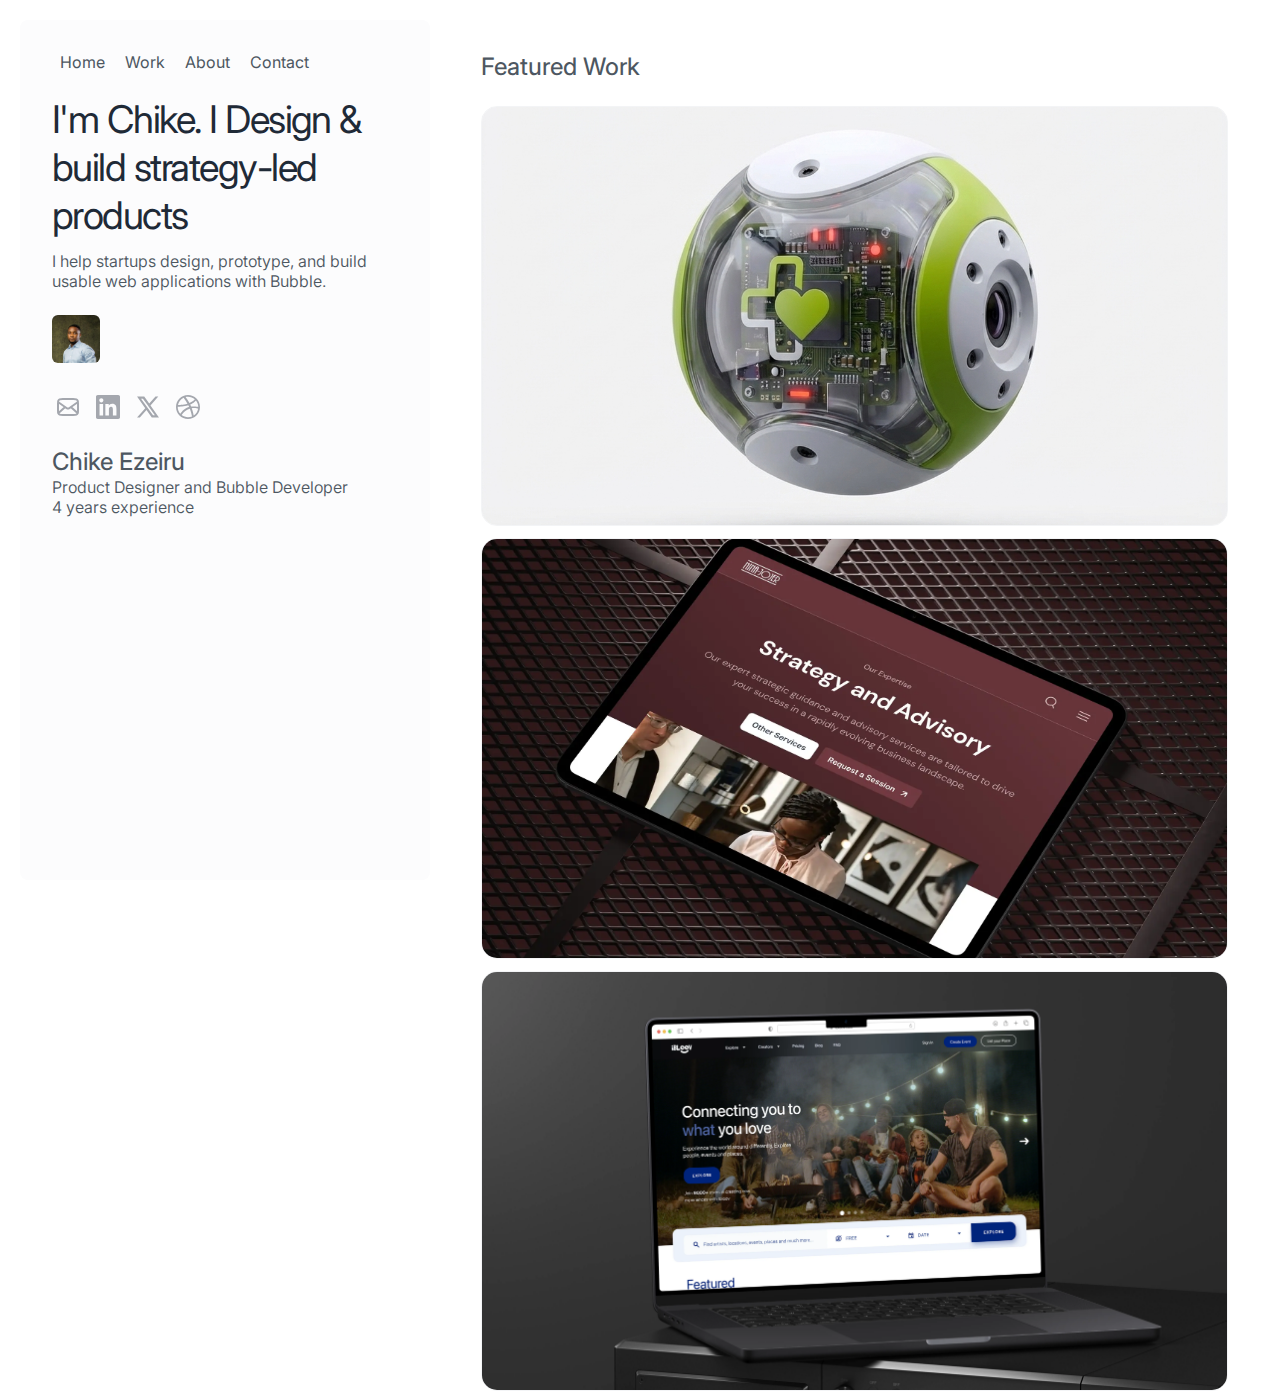
<file: index.html>
<!DOCTYPE html>
<html lang="en">
  <head>
    <meta charset="UTF-8" />
    <meta name="viewport" content="width=device-width, initial-scale=1.0" />
    <title>Chike Ezeiru</title>
    <link rel="stylesheet" href="./style.css" />
    <link
      href="https://fonts.googleapis.com/css2?family=Inter:ital,opsz,wght@0,14..32,100..900;1,14..32,100..900&display=swap"
      rel="stylesheet"
    />
  </head>

  <body>
    <div class="inner-body">
      <div class="static-container">
        <div class="inner-container-top">
          <div class="nav-links-container">
            <a href="#" class="nav-link">Home</a>
            <a href="#" class="nav-link">Work</a>
            <a href="#" class="nav-link">About</a>
            <a href="#" class="nav-link">Contact</a>
          </div>

          <div class="inner-container-title">
            <h2>I'm Chike. I Design & build strategy-led products</h2>
            <p class="text-xl">
              I help startups design, prototype, and build usable web
              applications with Bubble.
            </p>
          </div>
        </div>

        <div class="inner-container-bottom">
          <div class="home-image">
            <img
              src="./Assets/Chike's New pic.jpeg"
              alt="Chike's picture"
              class="home-image-pic"
            />
          </div>

          <div class="external-links">
            <div class="active-link">
              <img
                src="./Assets/mail-02.svg"
                alt="Email logo"
                class="social-links"
              />
            </div>

            <div class="active-link">
              <img
                src="./Assets/Linkedin Icon.svg"
                alt="LinkedIn logo"
                class="social-links"
              />
            </div>

            <div class="active-link">
              <img
                src="./Assets/Twitter Icon.svg"
                alt="X logo"
                class="social-links"
              />
            </div>

            <div class="active-link">
              <img
                src="./Assets/Dribbble Icon.svg"
                alt="Dribbble logo"
                class="social-links"
              />
            </div>
          </div>

          <div class="personal-info">
            <h6>Chike Ezeiru</h6>
            <p>Product Designer and Bubble Developer</p>
            <p>4 years experience</p>
          </div>
        </div>
      </div>

      <div class="scroll-container">
        <div class="small-title">
          <h6 class="display-sm">Featured Work</h6>
        </div>
        <div class="projects">
          <div class="project-one project-card">
            <img
              src="./Assets/Gemini_Generated_Image_dr89jbdr89jbdr89.png"
              alt="healthcare app image thumbnail"
              class="project-thumbnail"
              width="100%"
              height="400"
            />
            <div class="project-name-container"></div>
          </div>

          <div class="project-two project-card">
            <img
              src="./Assets/NJ Expertise sub page mockup copy.webp"
              alt="Consulting app image thumbnail"
              class="project-thumbnail"
            />
            <div class="project-name-container"></div>
          </div>

          <div class="project-three project-card">
            <img
              src="./Assets/Ibloov Hero 1 copy.webp"
              alt="event platform image thumbnail"
              class="project-thumbnail"
            />
            <div class="project-name-container"></div>
          </div>
        </div>
      </div>
    </div>
  </body>
</html>
</file>
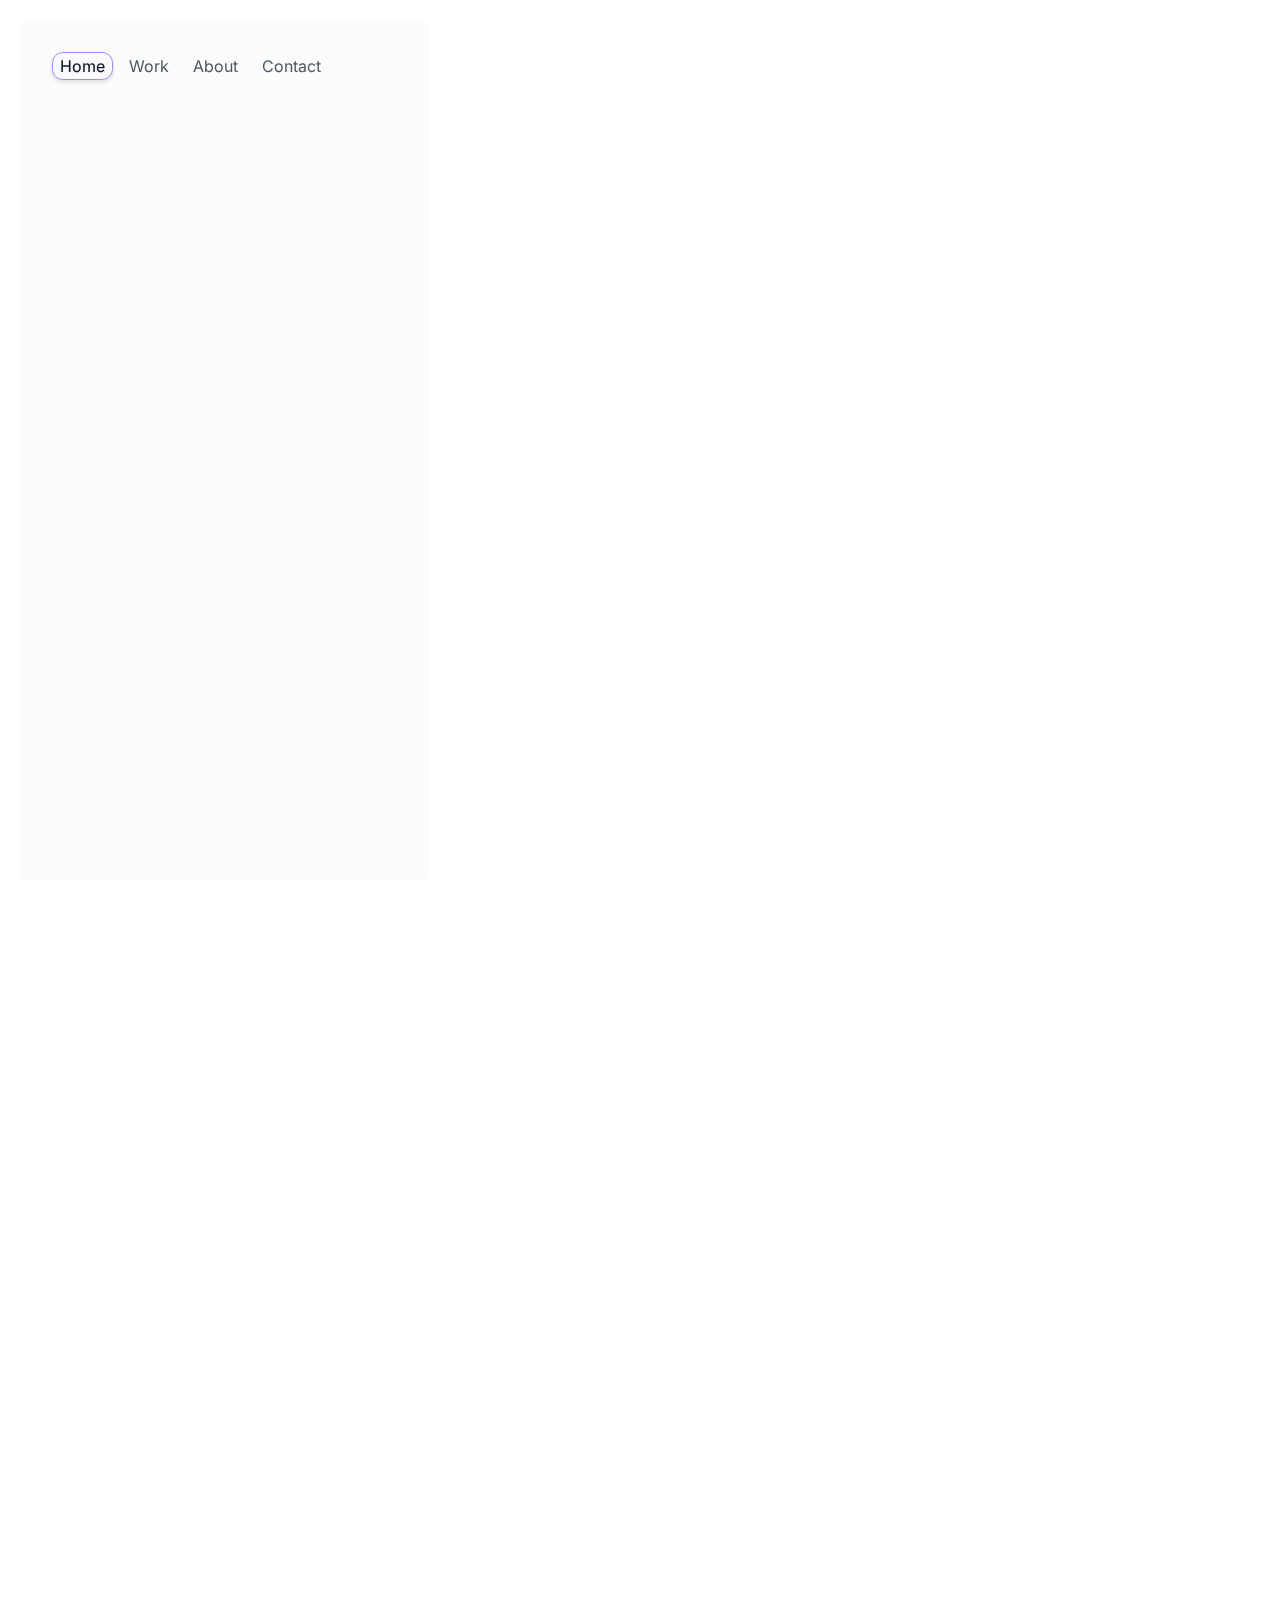
<file: 200.html>
<!DOCTYPE html>
<html lang="en">
  <head>
    <meta charset="UTF-8" />
    <base href="/" />
    <meta name="viewport" content="width=device-width, initial-scale=1.0" />
    <title>Chike Ezeiru</title>
    <link rel="stylesheet" href="/style.css" />
    <link
      href="https://fonts.googleapis.com/css2?family=Inter:ital,opsz,wght@0,14..32,100..900;1,14..32,100..900&display=swap"
      rel="stylesheet"
    />
    <title>Chike Ezeiru — Product Designer & Bubble Developer</title>

    <meta
      name="description"
      content="Product designer and Bubble developer crafting thoughtful, user-centered digital experiences."
    />

    <!-- Open Graph -->
    <meta
      property="og:title"
      content="Chike Ezeiru — Product Designer & Bubble Developer"
    />
    <meta
      property="og:description"
      content="Designing and building thoughtful digital products for startups and global teams."
    />
    <meta property="og:type" content="website" />
    <meta property="og:url" content="https://chikeezeiru.com/" />
    <meta
      property="og:image"
      content="https://chikeezeiru.com/assets/images/og-image-2.jpg"
    />
    <!-- end of Open Graph -->
  </head>

  <body>
    <div class="inner-body">
      <!-- LEFT STATIC CONTAINER -->
      <aside class="static-container">
        <nav class="nav-container">
          <div class="nav-backdrop"></div>

          <a href="index.html" class="nav-link active-nav" data-target="home"
            >Home</a
          >
          <a href="work.html" class="nav-link" data-target="work">Work</a>
          <a href="about.html" class="nav-link" data-target="about">About</a>
          <a href="contact.html" class="nav-link" data-target="contact"
            >Contact</a
          >
        </nav>

        <!-- Home Content (Homepage) -->
        <div id="sidebar-home" class="sidebar-content active-group">
          <div class="inner-container-top">
            <div class="inner-container-title">
              <h2>I'm Chike. I Design <br />& build strategy-led products</h2>
              <p class="text-lg">
                I help startups design, prototype, and build usable web
                applications with Bubble.
              </p>
            </div>
          </div>

          <div class="inner-container-bottom">
            <div class="home-image">
              <img
                src="/Assets/Chike's New pic.jpeg"
                alt="Chike's picture"
                class="home-image-pic"
              />
            </div>

            <div class="external-links">
              <!-- Mail link -->
              <a
                href="chike.ezeiru@gmail.com"
                target="_blank"
                rel="noopener noreferrer"
                class="active-link"
                aria-label="Email"
              >
                <svg class="nav-icon" viewBox="0 0 24 24" aria-hidden="true">
                  <path
                    d="M22.45 18.75L15.1429 12M8.85714 12L1.55004 18.75M1 6.375L9.98141 12.8049C10.7087 13.3255 11.0723 13.5859 11.4679 13.6867C11.8173 13.7758 12.1827 13.7758 12.5321 13.6867C12.9277 13.5859 13.2913 13.3255 14.0186 12.8049L23 6.375M6.28 21H17.72C19.5682 21 20.4923 21 21.1982 20.6321C21.8191 20.3086 22.3239 19.7923 22.6403 19.1572C23 18.4353 23 17.4902 23 15.6V8.4C23 6.50982 23 5.56473 22.6403 4.84278C22.3239 4.20774 21.8191 3.69143 21.1982 3.36785C20.4923 3 19.5682 3 17.72 3H6.28C4.43183 3 3.50774 3 2.80183 3.36785C2.1809 3.69143 1.67606 4.20774 1.35968 4.84278C1 5.56473 1 6.50982 1 8.4V15.6C1 17.4902 1 18.4353 1.35968 19.1572C1.67606 19.7923 2.1809 20.3086 2.80183 20.6321C3.50774 21 4.43183 21 6.28 21Z"
                    fill="none"
                    stroke="currentColor"
                    stroke-width="1.5"
                    stroke-linecap="round"
                    stroke-linejoin="round"
                  />
                </svg>
              </a>

              <!-- Linkedin link -->
              <a
                href="https://www.linkedin.com/in/chike-ezeiru/"
                target="_blank"
                rel="noopener noreferrer"
                class="active-link"
                aria-label="LinkedIn"
              >
                <svg class="nav-icon" viewBox="0 0 24 24" aria-hidden="true">
                  <path
                    d="M22.2234 0H1.77187C0.792187 0 0 0.773438 0 1.72969V22.2656C0 23.2219 0.792187 24 1.77187 24H22.2234C23.2031 24 24 23.2219 24 22.2703V1.72969C24 0.773438 23.2031 0 22.2234 0ZM7.12031 20.4516H3.55781V8.99531H7.12031V20.4516ZM5.33906 7.43438C4.19531 7.43438 3.27188 6.51094 3.27188 5.37187C3.27188 4.23281 4.19531 3.30937 5.33906 3.30937C6.47813 3.30937 7.40156 4.23281 7.40156 5.37187C7.40156 6.50625 6.47813 7.43438 5.33906 7.43438ZM20.4516 20.4516H16.8937V14.8828C16.8937 13.5562 16.8703 11.8453 15.0422 11.8453C13.1906 11.8453 12.9094 13.2937 12.9094 14.7891V20.4516H9.35625V8.99531H12.7687V10.5609H12.8156C13.2891 9.66094 14.4516 8.70938 16.1813 8.70938C19.7859 8.70938 20.4516 11.0813 20.4516 14.1656V20.4516Z"
                    fill="currentColor"
                  />
                </svg>
              </a>

              <!-- Twitter link -->
              <a
                href="https://x.com/c_ezeiru"
                target="_blank"
                rel="noopener noreferrer"
                class="active-link"
                aria-label="Twitter"
              >
                <svg class="nav-icon" viewBox="0 0 24 24" aria-hidden="true">
                  <path
                    fill-rule="evenodd"
                    clip-rule="evenodd"
                    d="M15.7689 21.6244L10.8187 14.5686L4.62172 21.6244H2L9.65557 12.9103L2 2H8.73111L13.3966 8.65L19.2422 2H21.8639L14.5636 10.3105L22.5 21.6244H15.7689ZM18.6885 19.6352H16.9234L5.75391 3.9892H7.51921L11.9927 10.254L12.7663 11.3411L18.6885 19.6352Z"
                    fill="currentColor"
                  />
                </svg>
              </a>

              <!-- Dribbble link -->
              <a
                href="https://dribbble.com/chikeezeiru"
                target="_blank"
                rel="noopener noreferrer"
                class="active-link"
                aria-label="Dribbble"
              >
                <svg class="nav-icon" viewBox="0 0 24 24" aria-hidden="true">
                  <path
                    fill-rule="evenodd"
                    clip-rule="evenodd"
                    d="M12 0C5.37527 0 0 5.37527 0 12C0 18.6248 5.37527 24 12 24C18.6117 24 24 18.6248 24 12C24 5.37527 18.6117 0 12 0ZM19.9262 5.53145C21.3579 7.27549 22.217 9.50107 22.243 11.9089C21.9046 11.8439 18.5206 11.154 15.1106 11.5835C15.0325 11.4143 14.9675 11.2321 14.8894 11.0499C14.6811 10.5554 14.4469 10.0477 14.2126 9.56618C17.9869 8.0304 19.705 5.81779 19.9262 5.53145ZM12 1.77007C14.603 1.77007 16.9848 2.74621 18.7939 4.34707C18.6117 4.60738 17.0629 6.67679 13.4186 8.04338C11.7397 4.95878 9.87855 2.43384 9.5922 2.04338C10.3601 1.86117 11.1671 1.77007 12 1.77007ZM7.63995 2.73319C7.91325 3.09761 9.73538 5.63558 11.4404 8.65508C6.65076 9.9306 2.42083 9.90458 1.96529 9.90458C2.62907 6.72885 4.77657 4.08676 7.63995 2.73319ZM1.74404 12.0131C1.74404 11.9089 1.74404 11.8048 1.74404 11.7007C2.18655 11.7136 7.15835 11.7787 12.2733 10.243C12.5727 10.8156 12.846 11.4013 13.1063 11.9869C12.9761 12.026 12.8329 12.0651 12.7028 12.1041C7.41865 13.8091 4.60738 18.4685 4.3731 18.859C2.7462 17.0499 1.74404 14.6421 1.74404 12.0131ZM12 22.256C9.6312 22.256 7.44469 21.449 5.71367 20.0954C5.89588 19.718 7.97827 15.7094 13.757 13.692C13.783 13.679 13.7961 13.679 13.8221 13.666C15.2668 17.4013 15.8525 20.5379 16.0087 21.436C14.7722 21.9696 13.4186 22.256 12 22.256ZM17.7136 20.4989C17.6096 19.8742 17.0629 16.8807 15.7223 13.1974C18.9371 12.6898 21.7484 13.5228 22.0998 13.6399C21.6573 16.4902 20.0173 18.9501 17.7136 20.4989Z"
                    fill="currentColor"
                  />
                </svg>
              </a>
            </div>

            <div class="personal-info">
              <h6>Chike Ezeiru</h6>
              <p>Product Designer and Bubble Developer</p>
              <p>4 years experience</p>
            </div>
          </div>
        </div>
        <!-- Home Content (Homepage) -->

        <!-- Work Content (Work page) -->
        <div id="sidebar-work" class="sidebar-content">
          <div class="inner-container-top">
            <div class="inner-container-title">
              <h2>Build-ready design, <br />Real-world impact.</h2>
              <p class="text-lg gray-500">
                I turn complex requirements into build-ready designs that save
                dev time and drive user growth.
              </p>
            </div>
          </div>

          <div class="inner-container-bottom">
            <div class="external-links">
              <!-- Mail link -->
              <a
                href="chike.ezeiru@gmail.com"
                target="_blank"
                rel="noopener noreferrer"
                class="active-link"
                aria-label="Email"
              >
                <svg class="nav-icon" viewBox="0 0 24 24" aria-hidden="true">
                  <path
                    d="M22.45 18.75L15.1429 12M8.85714 12L1.55004 18.75M1 6.375L9.98141 12.8049C10.7087 13.3255 11.0723 13.5859 11.4679 13.6867C11.8173 13.7758 12.1827 13.7758 12.5321 13.6867C12.9277 13.5859 13.2913 13.3255 14.0186 12.8049L23 6.375M6.28 21H17.72C19.5682 21 20.4923 21 21.1982 20.6321C21.8191 20.3086 22.3239 19.7923 22.6403 19.1572C23 18.4353 23 17.4902 23 15.6V8.4C23 6.50982 23 5.56473 22.6403 4.84278C22.3239 4.20774 21.8191 3.69143 21.1982 3.36785C20.4923 3 19.5682 3 17.72 3H6.28C4.43183 3 3.50774 3 2.80183 3.36785C2.1809 3.69143 1.67606 4.20774 1.35968 4.84278C1 5.56473 1 6.50982 1 8.4V15.6C1 17.4902 1 18.4353 1.35968 19.1572C1.67606 19.7923 2.1809 20.3086 2.80183 20.6321C3.50774 21 4.43183 21 6.28 21Z"
                    fill="none"
                    stroke="currentColor"
                    stroke-width="1.5"
                    stroke-linecap="round"
                    stroke-linejoin="round"
                  />
                </svg>
              </a>

              <!-- Linkedin link -->
              <a
                href="https://www.linkedin.com/in/chike-ezeiru/"
                target="_blank"
                rel="noopener noreferrer"
                class="active-link"
                aria-label="LinkedIn"
              >
                <svg class="nav-icon" viewBox="0 0 24 24" aria-hidden="true">
                  <path
                    d="M22.2234 0H1.77187C0.792187 0 0 0.773438 0 1.72969V22.2656C0 23.2219 0.792187 24 1.77187 24H22.2234C23.2031 24 24 23.2219 24 22.2703V1.72969C24 0.773438 23.2031 0 22.2234 0ZM7.12031 20.4516H3.55781V8.99531H7.12031V20.4516ZM5.33906 7.43438C4.19531 7.43438 3.27188 6.51094 3.27188 5.37187C3.27188 4.23281 4.19531 3.30937 5.33906 3.30937C6.47813 3.30937 7.40156 4.23281 7.40156 5.37187C7.40156 6.50625 6.47813 7.43438 5.33906 7.43438ZM20.4516 20.4516H16.8937V14.8828C16.8937 13.5562 16.8703 11.8453 15.0422 11.8453C13.1906 11.8453 12.9094 13.2937 12.9094 14.7891V20.4516H9.35625V8.99531H12.7687V10.5609H12.8156C13.2891 9.66094 14.4516 8.70938 16.1813 8.70938C19.7859 8.70938 20.4516 11.0813 20.4516 14.1656V20.4516Z"
                    fill="currentColor"
                  />
                </svg>
              </a>

              <!-- Twitter link -->
              <a
                href="https://x.com/c_ezeiru"
                target="_blank"
                rel="noopener noreferrer"
                class="active-link"
                aria-label="Twitter"
              >
                <svg class="nav-icon" viewBox="0 0 24 24" aria-hidden="true">
                  <path
                    fill-rule="evenodd"
                    clip-rule="evenodd"
                    d="M15.7689 21.6244L10.8187 14.5686L4.62172 21.6244H2L9.65557 12.9103L2 2H8.73111L13.3966 8.65L19.2422 2H21.8639L14.5636 10.3105L22.5 21.6244H15.7689ZM18.6885 19.6352H16.9234L5.75391 3.9892H7.51921L11.9927 10.254L12.7663 11.3411L18.6885 19.6352Z"
                    fill="currentColor"
                  />
                </svg>
              </a>

              <!-- Dribbble link -->
              <a
                href="https://dribbble.com/chikeezeiru"
                target="_blank"
                rel="noopener noreferrer"
                class="active-link"
                aria-label="Dribbble"
              >
                <svg class="nav-icon" viewBox="0 0 24 24" aria-hidden="true">
                  <path
                    fill-rule="evenodd"
                    clip-rule="evenodd"
                    d="M12 0C5.37527 0 0 5.37527 0 12C0 18.6248 5.37527 24 12 24C18.6117 24 24 18.6248 24 12C24 5.37527 18.6117 0 12 0ZM19.9262 5.53145C21.3579 7.27549 22.217 9.50107 22.243 11.9089C21.9046 11.8439 18.5206 11.154 15.1106 11.5835C15.0325 11.4143 14.9675 11.2321 14.8894 11.0499C14.6811 10.5554 14.4469 10.0477 14.2126 9.56618C17.9869 8.0304 19.705 5.81779 19.9262 5.53145ZM12 1.77007C14.603 1.77007 16.9848 2.74621 18.7939 4.34707C18.6117 4.60738 17.0629 6.67679 13.4186 8.04338C11.7397 4.95878 9.87855 2.43384 9.5922 2.04338C10.3601 1.86117 11.1671 1.77007 12 1.77007ZM7.63995 2.73319C7.91325 3.09761 9.73538 5.63558 11.4404 8.65508C6.65076 9.9306 2.42083 9.90458 1.96529 9.90458C2.62907 6.72885 4.77657 4.08676 7.63995 2.73319ZM1.74404 12.0131C1.74404 11.9089 1.74404 11.8048 1.74404 11.7007C2.18655 11.7136 7.15835 11.7787 12.2733 10.243C12.5727 10.8156 12.846 11.4013 13.1063 11.9869C12.9761 12.026 12.8329 12.0651 12.7028 12.1041C7.41865 13.8091 4.60738 18.4685 4.3731 18.859C2.7462 17.0499 1.74404 14.6421 1.74404 12.0131ZM12 22.256C9.6312 22.256 7.44469 21.449 5.71367 20.0954C5.89588 19.718 7.97827 15.7094 13.757 13.692C13.783 13.679 13.7961 13.679 13.8221 13.666C15.2668 17.4013 15.8525 20.5379 16.0087 21.436C14.7722 21.9696 13.4186 22.256 12 22.256ZM17.7136 20.4989C17.6096 19.8742 17.0629 16.8807 15.7223 13.1974C18.9371 12.6898 21.7484 13.5228 22.0998 13.6399C21.6573 16.4902 20.0173 18.9501 17.7136 20.4989Z"
                    fill="currentColor"
                  />
                </svg>
              </a>
            </div>

            <section class="metrics-grid">
              <article class="work-metrics">
                <h5>200%</h5>
                <p class="text-lg">Growth in <br />active users</p>
              </article>

              <article class="work-metrics">
                <h5>5</h5>
                <p class="text-lg">Products <br />shipped</p>
              </article>

              <article class="work-metrics">
                <h5>40%</h5>
                <p class="text-lg">Reduction <br />in dev time</p>
              </article>

              <article class="work-metrics">
                <h5>25k+</h5>
                <p class="text-lg">People <br />reached</p>
              </article>
            </section>
          </div>
        </div>
        <!-- Work Content (Work page) -->

        <!-- About Content (About page) -->
        <div id="sidebar-about" class="sidebar-content">
          <div class="inner-container-top">
            <div class="inner-container-title">
              <h2>I'm Chike</h2>
              <p class="text-lg gray-500">A little about me</p>
            </div>
          </div>

          <div class="inner-container-bottom">
            <div class="external-links">
              <!-- Mail link -->
              <a
                href="chike.ezeiru@gmail.com"
                target="_blank"
                rel="noopener noreferrer"
                class="active-link"
                aria-label="Email"
              >
                <svg class="nav-icon" viewBox="0 0 24 24" aria-hidden="true">
                  <path
                    d="M22.45 18.75L15.1429 12M8.85714 12L1.55004 18.75M1 6.375L9.98141 12.8049C10.7087 13.3255 11.0723 13.5859 11.4679 13.6867C11.8173 13.7758 12.1827 13.7758 12.5321 13.6867C12.9277 13.5859 13.2913 13.3255 14.0186 12.8049L23 6.375M6.28 21H17.72C19.5682 21 20.4923 21 21.1982 20.6321C21.8191 20.3086 22.3239 19.7923 22.6403 19.1572C23 18.4353 23 17.4902 23 15.6V8.4C23 6.50982 23 5.56473 22.6403 4.84278C22.3239 4.20774 21.8191 3.69143 21.1982 3.36785C20.4923 3 19.5682 3 17.72 3H6.28C4.43183 3 3.50774 3 2.80183 3.36785C2.1809 3.69143 1.67606 4.20774 1.35968 4.84278C1 5.56473 1 6.50982 1 8.4V15.6C1 17.4902 1 18.4353 1.35968 19.1572C1.67606 19.7923 2.1809 20.3086 2.80183 20.6321C3.50774 21 4.43183 21 6.28 21Z"
                    fill="none"
                    stroke="currentColor"
                    stroke-width="1.5"
                    stroke-linecap="round"
                    stroke-linejoin="round"
                  />
                </svg>
              </a>

              <!-- Linkedin link -->
              <a
                href="https://www.linkedin.com/in/chike-ezeiru/"
                target="_blank"
                rel="noopener noreferrer"
                class="active-link"
                aria-label="LinkedIn"
              >
                <svg class="nav-icon" viewBox="0 0 24 24" aria-hidden="true">
                  <path
                    d="M22.2234 0H1.77187C0.792187 0 0 0.773438 0 1.72969V22.2656C0 23.2219 0.792187 24 1.77187 24H22.2234C23.2031 24 24 23.2219 24 22.2703V1.72969C24 0.773438 23.2031 0 22.2234 0ZM7.12031 20.4516H3.55781V8.99531H7.12031V20.4516ZM5.33906 7.43438C4.19531 7.43438 3.27188 6.51094 3.27188 5.37187C3.27188 4.23281 4.19531 3.30937 5.33906 3.30937C6.47813 3.30937 7.40156 4.23281 7.40156 5.37187C7.40156 6.50625 6.47813 7.43438 5.33906 7.43438ZM20.4516 20.4516H16.8937V14.8828C16.8937 13.5562 16.8703 11.8453 15.0422 11.8453C13.1906 11.8453 12.9094 13.2937 12.9094 14.7891V20.4516H9.35625V8.99531H12.7687V10.5609H12.8156C13.2891 9.66094 14.4516 8.70938 16.1813 8.70938C19.7859 8.70938 20.4516 11.0813 20.4516 14.1656V20.4516Z"
                    fill="currentColor"
                  />
                </svg>
              </a>

              <!-- Twitter link -->
              <a
                href="https://x.com/c_ezeiru"
                target="_blank"
                rel="noopener noreferrer"
                class="active-link"
                aria-label="Twitter"
              >
                <svg class="nav-icon" viewBox="0 0 24 24" aria-hidden="true">
                  <path
                    fill-rule="evenodd"
                    clip-rule="evenodd"
                    d="M15.7689 21.6244L10.8187 14.5686L4.62172 21.6244H2L9.65557 12.9103L2 2H8.73111L13.3966 8.65L19.2422 2H21.8639L14.5636 10.3105L22.5 21.6244H15.7689ZM18.6885 19.6352H16.9234L5.75391 3.9892H7.51921L11.9927 10.254L12.7663 11.3411L18.6885 19.6352Z"
                    fill="currentColor"
                  />
                </svg>
              </a>

              <!-- Dribbble link -->
              <a
                href="https://dribbble.com/chikeezeiru"
                target="_blank"
                rel="noopener noreferrer"
                class="active-link"
                aria-label="Dribbble"
              >
                <svg class="nav-icon" viewBox="0 0 24 24" aria-hidden="true">
                  <path
                    fill-rule="evenodd"
                    clip-rule="evenodd"
                    d="M12 0C5.37527 0 0 5.37527 0 12C0 18.6248 5.37527 24 12 24C18.6117 24 24 18.6248 24 12C24 5.37527 18.6117 0 12 0ZM19.9262 5.53145C21.3579 7.27549 22.217 9.50107 22.243 11.9089C21.9046 11.8439 18.5206 11.154 15.1106 11.5835C15.0325 11.4143 14.9675 11.2321 14.8894 11.0499C14.6811 10.5554 14.4469 10.0477 14.2126 9.56618C17.9869 8.0304 19.705 5.81779 19.9262 5.53145ZM12 1.77007C14.603 1.77007 16.9848 2.74621 18.7939 4.34707C18.6117 4.60738 17.0629 6.67679 13.4186 8.04338C11.7397 4.95878 9.87855 2.43384 9.5922 2.04338C10.3601 1.86117 11.1671 1.77007 12 1.77007ZM7.63995 2.73319C7.91325 3.09761 9.73538 5.63558 11.4404 8.65508C6.65076 9.9306 2.42083 9.90458 1.96529 9.90458C2.62907 6.72885 4.77657 4.08676 7.63995 2.73319ZM1.74404 12.0131C1.74404 11.9089 1.74404 11.8048 1.74404 11.7007C2.18655 11.7136 7.15835 11.7787 12.2733 10.243C12.5727 10.8156 12.846 11.4013 13.1063 11.9869C12.9761 12.026 12.8329 12.0651 12.7028 12.1041C7.41865 13.8091 4.60738 18.4685 4.3731 18.859C2.7462 17.0499 1.74404 14.6421 1.74404 12.0131ZM12 22.256C9.6312 22.256 7.44469 21.449 5.71367 20.0954C5.89588 19.718 7.97827 15.7094 13.757 13.692C13.783 13.679 13.7961 13.679 13.8221 13.666C15.2668 17.4013 15.8525 20.5379 16.0087 21.436C14.7722 21.9696 13.4186 22.256 12 22.256ZM17.7136 20.4989C17.6096 19.8742 17.0629 16.8807 15.7223 13.1974C18.9371 12.6898 21.7484 13.5228 22.0998 13.6399C21.6573 16.4902 20.0173 18.9501 17.7136 20.4989Z"
                    fill="currentColor"
                  />
                </svg>
              </a>
            </div>

            <section class="metrics-grid">
              <article class="work-metrics">
                <h5>200%</h5>
                <p class="text-lg">Growth in <br />active users</p>
              </article>

              <article class="work-metrics">
                <h5>5</h5>
                <p class="text-lg">Products <br />shipped</p>
              </article>

              <article class="work-metrics">
                <h5>40%</h5>
                <p class="text-lg">Reduction <br />in dev time</p>
              </article>

              <article class="work-metrics">
                <h5>25k+</h5>
                <p class="text-lg">People <br />reached</p>
              </article>
            </section>
          </div>
        </div>
        <!-- About Content (About page) -->

        <!-- Contact Content (Contact page) -->
        <div id="sidebar-contact" class="sidebar-content">
          <div class="inner-container-top">
            <div class="inner-container-title">
              <h2>Let's Discuss</h2>
              <p class="text-lg gray-500">We can hop on a quick call</p>
            </div>
          </div>

          <div class="inner-container-bottom">
            <div class="external-links">
              <!-- Mail link -->
              <a
                href="chike.ezeiru@gmail.com"
                target="_blank"
                rel="noopener noreferrer"
                class="active-link"
                aria-label="Email"
              >
                <svg class="nav-icon" viewBox="0 0 24 24" aria-hidden="true">
                  <path
                    d="M22.45 18.75L15.1429 12M8.85714 12L1.55004 18.75M1 6.375L9.98141 12.8049C10.7087 13.3255 11.0723 13.5859 11.4679 13.6867C11.8173 13.7758 12.1827 13.7758 12.5321 13.6867C12.9277 13.5859 13.2913 13.3255 14.0186 12.8049L23 6.375M6.28 21H17.72C19.5682 21 20.4923 21 21.1982 20.6321C21.8191 20.3086 22.3239 19.7923 22.6403 19.1572C23 18.4353 23 17.4902 23 15.6V8.4C23 6.50982 23 5.56473 22.6403 4.84278C22.3239 4.20774 21.8191 3.69143 21.1982 3.36785C20.4923 3 19.5682 3 17.72 3H6.28C4.43183 3 3.50774 3 2.80183 3.36785C2.1809 3.69143 1.67606 4.20774 1.35968 4.84278C1 5.56473 1 6.50982 1 8.4V15.6C1 17.4902 1 18.4353 1.35968 19.1572C1.67606 19.7923 2.1809 20.3086 2.80183 20.6321C3.50774 21 4.43183 21 6.28 21Z"
                    fill="none"
                    stroke="currentColor"
                    stroke-width="1.5"
                    stroke-linecap="round"
                    stroke-linejoin="round"
                  />
                </svg>
              </a>

              <!-- Linkedin link -->
              <a
                href="https://www.linkedin.com/in/chike-ezeiru/"
                target="_blank"
                rel="noopener noreferrer"
                class="active-link"
                aria-label="LinkedIn"
              >
                <svg class="nav-icon" viewBox="0 0 24 24" aria-hidden="true">
                  <path
                    d="M22.2234 0H1.77187C0.792187 0 0 0.773438 0 1.72969V22.2656C0 23.2219 0.792187 24 1.77187 24H22.2234C23.2031 24 24 23.2219 24 22.2703V1.72969C24 0.773438 23.2031 0 22.2234 0ZM7.12031 20.4516H3.55781V8.99531H7.12031V20.4516ZM5.33906 7.43438C4.19531 7.43438 3.27188 6.51094 3.27188 5.37187C3.27188 4.23281 4.19531 3.30937 5.33906 3.30937C6.47813 3.30937 7.40156 4.23281 7.40156 5.37187C7.40156 6.50625 6.47813 7.43438 5.33906 7.43438ZM20.4516 20.4516H16.8937V14.8828C16.8937 13.5562 16.8703 11.8453 15.0422 11.8453C13.1906 11.8453 12.9094 13.2937 12.9094 14.7891V20.4516H9.35625V8.99531H12.7687V10.5609H12.8156C13.2891 9.66094 14.4516 8.70938 16.1813 8.70938C19.7859 8.70938 20.4516 11.0813 20.4516 14.1656V20.4516Z"
                    fill="currentColor"
                  />
                </svg>
              </a>

              <!-- Twitter link -->
              <a
                href="https://x.com/c_ezeiru"
                target="_blank"
                rel="noopener noreferrer"
                class="active-link"
                aria-label="Twitter"
              >
                <svg class="nav-icon" viewBox="0 0 24 24" aria-hidden="true">
                  <path
                    fill-rule="evenodd"
                    clip-rule="evenodd"
                    d="M15.7689 21.6244L10.8187 14.5686L4.62172 21.6244H2L9.65557 12.9103L2 2H8.73111L13.3966 8.65L19.2422 2H21.8639L14.5636 10.3105L22.5 21.6244H15.7689ZM18.6885 19.6352H16.9234L5.75391 3.9892H7.51921L11.9927 10.254L12.7663 11.3411L18.6885 19.6352Z"
                    fill="currentColor"
                  />
                </svg>
              </a>

              <!-- Dribbble link -->
              <a
                href="https://dribbble.com/chikeezeiru"
                target="_blank"
                rel="noopener noreferrer"
                class="active-link"
                aria-label="Dribbble"
              >
                <svg class="nav-icon" viewBox="0 0 24 24" aria-hidden="true">
                  <path
                    fill-rule="evenodd"
                    clip-rule="evenodd"
                    d="M12 0C5.37527 0 0 5.37527 0 12C0 18.6248 5.37527 24 12 24C18.6117 24 24 18.6248 24 12C24 5.37527 18.6117 0 12 0ZM19.9262 5.53145C21.3579 7.27549 22.217 9.50107 22.243 11.9089C21.9046 11.8439 18.5206 11.154 15.1106 11.5835C15.0325 11.4143 14.9675 11.2321 14.8894 11.0499C14.6811 10.5554 14.4469 10.0477 14.2126 9.56618C17.9869 8.0304 19.705 5.81779 19.9262 5.53145ZM12 1.77007C14.603 1.77007 16.9848 2.74621 18.7939 4.34707C18.6117 4.60738 17.0629 6.67679 13.4186 8.04338C11.7397 4.95878 9.87855 2.43384 9.5922 2.04338C10.3601 1.86117 11.1671 1.77007 12 1.77007ZM7.63995 2.73319C7.91325 3.09761 9.73538 5.63558 11.4404 8.65508C6.65076 9.9306 2.42083 9.90458 1.96529 9.90458C2.62907 6.72885 4.77657 4.08676 7.63995 2.73319ZM1.74404 12.0131C1.74404 11.9089 1.74404 11.8048 1.74404 11.7007C2.18655 11.7136 7.15835 11.7787 12.2733 10.243C12.5727 10.8156 12.846 11.4013 13.1063 11.9869C12.9761 12.026 12.8329 12.0651 12.7028 12.1041C7.41865 13.8091 4.60738 18.4685 4.3731 18.859C2.7462 17.0499 1.74404 14.6421 1.74404 12.0131ZM12 22.256C9.6312 22.256 7.44469 21.449 5.71367 20.0954C5.89588 19.718 7.97827 15.7094 13.757 13.692C13.783 13.679 13.7961 13.679 13.8221 13.666C15.2668 17.4013 15.8525 20.5379 16.0087 21.436C14.7722 21.9696 13.4186 22.256 12 22.256ZM17.7136 20.4989C17.6096 19.8742 17.0629 16.8807 15.7223 13.1974C18.9371 12.6898 21.7484 13.5228 22.0998 13.6399C21.6573 16.4902 20.0173 18.9501 17.7136 20.4989Z"
                    fill="currentColor"
                  />
                </svg>
              </a>
            </div>

            <section class="metrics-grid">
              <article class="work-metrics">
                <h5>200%</h5>
                <p class="text-lg">Growth in <br />active users</p>
              </article>

              <article class="work-metrics">
                <h5>5</h5>
                <p class="text-lg">Products <br />shipped</p>
              </article>

              <article class="work-metrics">
                <h5>40%</h5>
                <p class="text-lg">Reduction <br />in dev time</p>
              </article>

              <article class="work-metrics">
                <h5>25k+</h5>
                <p class="text-lg">People <br />reached</p>
              </article>
            </section>
          </div>
        </div>
        <!-- About Content (About page) -->

        <!-- HosQare Content (HosQare page) -->
        <div id="sidebar-hosqare" class="sidebar-content">
          <div class="inner-container-top">
            <div class="inner-container-title">
              <h2>HosQare</h2>
              <p class="text-lg gray-500">A mobile app for hospital patients</p>
            </div>
          </div>

          <div class="inner-container-bottom">
            <div class="external-links">
              <!-- Mail link -->
              <a
                href="chike.ezeiru@gmail.com"
                target="_blank"
                rel="noopener noreferrer"
                class="active-link"
                aria-label="Email"
              >
                <svg class="nav-icon" viewBox="0 0 24 24" aria-hidden="true">
                  <path
                    d="M22.45 18.75L15.1429 12M8.85714 12L1.55004 18.75M1 6.375L9.98141 12.8049C10.7087 13.3255 11.0723 13.5859 11.4679 13.6867C11.8173 13.7758 12.1827 13.7758 12.5321 13.6867C12.9277 13.5859 13.2913 13.3255 14.0186 12.8049L23 6.375M6.28 21H17.72C19.5682 21 20.4923 21 21.1982 20.6321C21.8191 20.3086 22.3239 19.7923 22.6403 19.1572C23 18.4353 23 17.4902 23 15.6V8.4C23 6.50982 23 5.56473 22.6403 4.84278C22.3239 4.20774 21.8191 3.69143 21.1982 3.36785C20.4923 3 19.5682 3 17.72 3H6.28C4.43183 3 3.50774 3 2.80183 3.36785C2.1809 3.69143 1.67606 4.20774 1.35968 4.84278C1 5.56473 1 6.50982 1 8.4V15.6C1 17.4902 1 18.4353 1.35968 19.1572C1.67606 19.7923 2.1809 20.3086 2.80183 20.6321C3.50774 21 4.43183 21 6.28 21Z"
                    fill="none"
                    stroke="currentColor"
                    stroke-width="1.5"
                    stroke-linecap="round"
                    stroke-linejoin="round"
                  />
                </svg>
              </a>

              <!-- Linkedin link -->
              <a
                href="https://www.linkedin.com/in/chike-ezeiru/"
                target="_blank"
                rel="noopener noreferrer"
                class="active-link"
                aria-label="LinkedIn"
              >
                <svg class="nav-icon" viewBox="0 0 24 24" aria-hidden="true">
                  <path
                    d="M22.2234 0H1.77187C0.792187 0 0 0.773438 0 1.72969V22.2656C0 23.2219 0.792187 24 1.77187 24H22.2234C23.2031 24 24 23.2219 24 22.2703V1.72969C24 0.773438 23.2031 0 22.2234 0ZM7.12031 20.4516H3.55781V8.99531H7.12031V20.4516ZM5.33906 7.43438C4.19531 7.43438 3.27188 6.51094 3.27188 5.37187C3.27188 4.23281 4.19531 3.30937 5.33906 3.30937C6.47813 3.30937 7.40156 4.23281 7.40156 5.37187C7.40156 6.50625 6.47813 7.43438 5.33906 7.43438ZM20.4516 20.4516H16.8937V14.8828C16.8937 13.5562 16.8703 11.8453 15.0422 11.8453C13.1906 11.8453 12.9094 13.2937 12.9094 14.7891V20.4516H9.35625V8.99531H12.7687V10.5609H12.8156C13.2891 9.66094 14.4516 8.70938 16.1813 8.70938C19.7859 8.70938 20.4516 11.0813 20.4516 14.1656V20.4516Z"
                    fill="currentColor"
                  />
                </svg>
              </a>

              <!-- Twitter link -->
              <a
                href="https://x.com/c_ezeiru"
                target="_blank"
                rel="noopener noreferrer"
                class="active-link"
                aria-label="Twitter"
              >
                <svg class="nav-icon" viewBox="0 0 24 24" aria-hidden="true">
                  <path
                    fill-rule="evenodd"
                    clip-rule="evenodd"
                    d="M15.7689 21.6244L10.8187 14.5686L4.62172 21.6244H2L9.65557 12.9103L2 2H8.73111L13.3966 8.65L19.2422 2H21.8639L14.5636 10.3105L22.5 21.6244H15.7689ZM18.6885 19.6352H16.9234L5.75391 3.9892H7.51921L11.9927 10.254L12.7663 11.3411L18.6885 19.6352Z"
                    fill="currentColor"
                  />
                </svg>
              </a>

              <!-- Dribbble link -->
              <a
                href="https://dribbble.com/chikeezeiru"
                target="_blank"
                rel="noopener noreferrer"
                class="active-link"
                aria-label="Dribbble"
              >
                <svg class="nav-icon" viewBox="0 0 24 24" aria-hidden="true">
                  <path
                    fill-rule="evenodd"
                    clip-rule="evenodd"
                    d="M12 0C5.37527 0 0 5.37527 0 12C0 18.6248 5.37527 24 12 24C18.6117 24 24 18.6248 24 12C24 5.37527 18.6117 0 12 0ZM19.9262 5.53145C21.3579 7.27549 22.217 9.50107 22.243 11.9089C21.9046 11.8439 18.5206 11.154 15.1106 11.5835C15.0325 11.4143 14.9675 11.2321 14.8894 11.0499C14.6811 10.5554 14.4469 10.0477 14.2126 9.56618C17.9869 8.0304 19.705 5.81779 19.9262 5.53145ZM12 1.77007C14.603 1.77007 16.9848 2.74621 18.7939 4.34707C18.6117 4.60738 17.0629 6.67679 13.4186 8.04338C11.7397 4.95878 9.87855 2.43384 9.5922 2.04338C10.3601 1.86117 11.1671 1.77007 12 1.77007ZM7.63995 2.73319C7.91325 3.09761 9.73538 5.63558 11.4404 8.65508C6.65076 9.9306 2.42083 9.90458 1.96529 9.90458C2.62907 6.72885 4.77657 4.08676 7.63995 2.73319ZM1.74404 12.0131C1.74404 11.9089 1.74404 11.8048 1.74404 11.7007C2.18655 11.7136 7.15835 11.7787 12.2733 10.243C12.5727 10.8156 12.846 11.4013 13.1063 11.9869C12.9761 12.026 12.8329 12.0651 12.7028 12.1041C7.41865 13.8091 4.60738 18.4685 4.3731 18.859C2.7462 17.0499 1.74404 14.6421 1.74404 12.0131ZM12 22.256C9.6312 22.256 7.44469 21.449 5.71367 20.0954C5.89588 19.718 7.97827 15.7094 13.757 13.692C13.783 13.679 13.7961 13.679 13.8221 13.666C15.2668 17.4013 15.8525 20.5379 16.0087 21.436C14.7722 21.9696 13.4186 22.256 12 22.256ZM17.7136 20.4989C17.6096 19.8742 17.0629 16.8807 15.7223 13.1974C18.9371 12.6898 21.7484 13.5228 22.0998 13.6399C21.6573 16.4902 20.0173 18.9501 17.7136 20.4989Z"
                    fill="currentColor"
                  />
                </svg>
              </a>
            </div>

            <section class="metrics-grid">
              <article class="work-metrics">
                <h5>200%</h5>
                <p class="text-lg">Growth in <br />active users</p>
              </article>

              <article class="work-metrics">
                <h5>5</h5>
                <p class="text-lg">Products <br />shipped</p>
              </article>

              <article class="work-metrics">
                <h5>40%</h5>
                <p class="text-lg">Reduction <br />in dev time</p>
              </article>

              <article class="work-metrics">
                <h5>25k+</h5>
                <p class="text-lg">People <br />reached</p>
              </article>
            </section>
          </div>
        </div>
        <!-- HosQare Content (HosQare page) -->

        <!-- Nina-Jojer Content (Nina-Jojer page) -->
        <div id="sidebar-nina-jojer" class="sidebar-content">
          <div class="inner-container-top">
            <div class="inner-container-title">
              <h2>Nina-Jojer</h2>
              <p class="text-lg gray-500">
                Revamp and redesign of a consulting business' website
              </p>
            </div>
          </div>

          <div class="inner-container-bottom">
            <div class="external-links">
              <!-- Mail link -->
              <a
                href="chike.ezeiru@gmail.com"
                target="_blank"
                rel="noopener noreferrer"
                class="active-link"
                aria-label="Email"
              >
                <svg class="nav-icon" viewBox="0 0 24 24" aria-hidden="true">
                  <path
                    d="M22.45 18.75L15.1429 12M8.85714 12L1.55004 18.75M1 6.375L9.98141 12.8049C10.7087 13.3255 11.0723 13.5859 11.4679 13.6867C11.8173 13.7758 12.1827 13.7758 12.5321 13.6867C12.9277 13.5859 13.2913 13.3255 14.0186 12.8049L23 6.375M6.28 21H17.72C19.5682 21 20.4923 21 21.1982 20.6321C21.8191 20.3086 22.3239 19.7923 22.6403 19.1572C23 18.4353 23 17.4902 23 15.6V8.4C23 6.50982 23 5.56473 22.6403 4.84278C22.3239 4.20774 21.8191 3.69143 21.1982 3.36785C20.4923 3 19.5682 3 17.72 3H6.28C4.43183 3 3.50774 3 2.80183 3.36785C2.1809 3.69143 1.67606 4.20774 1.35968 4.84278C1 5.56473 1 6.50982 1 8.4V15.6C1 17.4902 1 18.4353 1.35968 19.1572C1.67606 19.7923 2.1809 20.3086 2.80183 20.6321C3.50774 21 4.43183 21 6.28 21Z"
                    fill="none"
                    stroke="currentColor"
                    stroke-width="1.5"
                    stroke-linecap="round"
                    stroke-linejoin="round"
                  />
                </svg>
              </a>

              <!-- Linkedin link -->
              <a
                href="https://www.linkedin.com/in/chike-ezeiru/"
                target="_blank"
                rel="noopener noreferrer"
                class="active-link"
                aria-label="LinkedIn"
              >
                <svg class="nav-icon" viewBox="0 0 24 24" aria-hidden="true">
                  <path
                    d="M22.2234 0H1.77187C0.792187 0 0 0.773438 0 1.72969V22.2656C0 23.2219 0.792187 24 1.77187 24H22.2234C23.2031 24 24 23.2219 24 22.2703V1.72969C24 0.773438 23.2031 0 22.2234 0ZM7.12031 20.4516H3.55781V8.99531H7.12031V20.4516ZM5.33906 7.43438C4.19531 7.43438 3.27188 6.51094 3.27188 5.37187C3.27188 4.23281 4.19531 3.30937 5.33906 3.30937C6.47813 3.30937 7.40156 4.23281 7.40156 5.37187C7.40156 6.50625 6.47813 7.43438 5.33906 7.43438ZM20.4516 20.4516H16.8937V14.8828C16.8937 13.5562 16.8703 11.8453 15.0422 11.8453C13.1906 11.8453 12.9094 13.2937 12.9094 14.7891V20.4516H9.35625V8.99531H12.7687V10.5609H12.8156C13.2891 9.66094 14.4516 8.70938 16.1813 8.70938C19.7859 8.70938 20.4516 11.0813 20.4516 14.1656V20.4516Z"
                    fill="currentColor"
                  />
                </svg>
              </a>

              <!-- Twitter link -->
              <a
                href="https://x.com/c_ezeiru"
                target="_blank"
                rel="noopener noreferrer"
                class="active-link"
                aria-label="Twitter"
              >
                <svg class="nav-icon" viewBox="0 0 24 24" aria-hidden="true">
                  <path
                    fill-rule="evenodd"
                    clip-rule="evenodd"
                    d="M15.7689 21.6244L10.8187 14.5686L4.62172 21.6244H2L9.65557 12.9103L2 2H8.73111L13.3966 8.65L19.2422 2H21.8639L14.5636 10.3105L22.5 21.6244H15.7689ZM18.6885 19.6352H16.9234L5.75391 3.9892H7.51921L11.9927 10.254L12.7663 11.3411L18.6885 19.6352Z"
                    fill="currentColor"
                  />
                </svg>
              </a>

              <!-- Dribbble link -->
              <a
                href="https://dribbble.com/chikeezeiru"
                target="_blank"
                rel="noopener noreferrer"
                class="active-link"
                aria-label="Dribbble"
              >
                <svg class="nav-icon" viewBox="0 0 24 24" aria-hidden="true">
                  <path
                    fill-rule="evenodd"
                    clip-rule="evenodd"
                    d="M12 0C5.37527 0 0 5.37527 0 12C0 18.6248 5.37527 24 12 24C18.6117 24 24 18.6248 24 12C24 5.37527 18.6117 0 12 0ZM19.9262 5.53145C21.3579 7.27549 22.217 9.50107 22.243 11.9089C21.9046 11.8439 18.5206 11.154 15.1106 11.5835C15.0325 11.4143 14.9675 11.2321 14.8894 11.0499C14.6811 10.5554 14.4469 10.0477 14.2126 9.56618C17.9869 8.0304 19.705 5.81779 19.9262 5.53145ZM12 1.77007C14.603 1.77007 16.9848 2.74621 18.7939 4.34707C18.6117 4.60738 17.0629 6.67679 13.4186 8.04338C11.7397 4.95878 9.87855 2.43384 9.5922 2.04338C10.3601 1.86117 11.1671 1.77007 12 1.77007ZM7.63995 2.73319C7.91325 3.09761 9.73538 5.63558 11.4404 8.65508C6.65076 9.9306 2.42083 9.90458 1.96529 9.90458C2.62907 6.72885 4.77657 4.08676 7.63995 2.73319ZM1.74404 12.0131C1.74404 11.9089 1.74404 11.8048 1.74404 11.7007C2.18655 11.7136 7.15835 11.7787 12.2733 10.243C12.5727 10.8156 12.846 11.4013 13.1063 11.9869C12.9761 12.026 12.8329 12.0651 12.7028 12.1041C7.41865 13.8091 4.60738 18.4685 4.3731 18.859C2.7462 17.0499 1.74404 14.6421 1.74404 12.0131ZM12 22.256C9.6312 22.256 7.44469 21.449 5.71367 20.0954C5.89588 19.718 7.97827 15.7094 13.757 13.692C13.783 13.679 13.7961 13.679 13.8221 13.666C15.2668 17.4013 15.8525 20.5379 16.0087 21.436C14.7722 21.9696 13.4186 22.256 12 22.256ZM17.7136 20.4989C17.6096 19.8742 17.0629 16.8807 15.7223 13.1974C18.9371 12.6898 21.7484 13.5228 22.0998 13.6399C21.6573 16.4902 20.0173 18.9501 17.7136 20.4989Z"
                    fill="currentColor"
                  />
                </svg>
              </a>
            </div>

            <section class="metrics-grid">
              <article class="work-metrics">
                <h5>200%</h5>
                <p class="text-lg">Growth in <br />active users</p>
              </article>

              <article class="work-metrics">
                <h5>5</h5>
                <p class="text-lg">Products <br />shipped</p>
              </article>

              <article class="work-metrics">
                <h5>40%</h5>
                <p class="text-lg">Reduction <br />in dev time</p>
              </article>

              <article class="work-metrics">
                <h5>25k+</h5>
                <p class="text-lg">People <br />reached</p>
              </article>
            </section>
          </div>
        </div>
        <!-- Nina-Jojer Content (Nina-Jojer page) -->

        <!-- Ibloov Content (Ibloov page) -->
        <div id="sidebar-hosqare" class="sidebar-content">
          <div class="inner-container-top">
            <div class="inner-container-title">
              <h2>Ibloov</h2>
              <p class="text-lg gray-500">
                Restructuring Ibloov.com's website experience
              </p>
            </div>
          </div>

          <div class="inner-container-bottom">
            <div class="external-links">
              <!-- Mail link -->
              <a
                href="chike.ezeiru@gmail.com"
                target="_blank"
                rel="noopener noreferrer"
                class="active-link"
                aria-label="Email"
              >
                <svg class="nav-icon" viewBox="0 0 24 24" aria-hidden="true">
                  <path
                    d="M22.45 18.75L15.1429 12M8.85714 12L1.55004 18.75M1 6.375L9.98141 12.8049C10.7087 13.3255 11.0723 13.5859 11.4679 13.6867C11.8173 13.7758 12.1827 13.7758 12.5321 13.6867C12.9277 13.5859 13.2913 13.3255 14.0186 12.8049L23 6.375M6.28 21H17.72C19.5682 21 20.4923 21 21.1982 20.6321C21.8191 20.3086 22.3239 19.7923 22.6403 19.1572C23 18.4353 23 17.4902 23 15.6V8.4C23 6.50982 23 5.56473 22.6403 4.84278C22.3239 4.20774 21.8191 3.69143 21.1982 3.36785C20.4923 3 19.5682 3 17.72 3H6.28C4.43183 3 3.50774 3 2.80183 3.36785C2.1809 3.69143 1.67606 4.20774 1.35968 4.84278C1 5.56473 1 6.50982 1 8.4V15.6C1 17.4902 1 18.4353 1.35968 19.1572C1.67606 19.7923 2.1809 20.3086 2.80183 20.6321C3.50774 21 4.43183 21 6.28 21Z"
                    fill="none"
                    stroke="currentColor"
                    stroke-width="1.5"
                    stroke-linecap="round"
                    stroke-linejoin="round"
                  />
                </svg>
              </a>

              <!-- Linkedin link -->
              <a
                href="https://www.linkedin.com/in/chike-ezeiru/"
                target="_blank"
                rel="noopener noreferrer"
                class="active-link"
                aria-label="LinkedIn"
              >
                <svg class="nav-icon" viewBox="0 0 24 24" aria-hidden="true">
                  <path
                    d="M22.2234 0H1.77187C0.792187 0 0 0.773438 0 1.72969V22.2656C0 23.2219 0.792187 24 1.77187 24H22.2234C23.2031 24 24 23.2219 24 22.2703V1.72969C24 0.773438 23.2031 0 22.2234 0ZM7.12031 20.4516H3.55781V8.99531H7.12031V20.4516ZM5.33906 7.43438C4.19531 7.43438 3.27188 6.51094 3.27188 5.37187C3.27188 4.23281 4.19531 3.30937 5.33906 3.30937C6.47813 3.30937 7.40156 4.23281 7.40156 5.37187C7.40156 6.50625 6.47813 7.43438 5.33906 7.43438ZM20.4516 20.4516H16.8937V14.8828C16.8937 13.5562 16.8703 11.8453 15.0422 11.8453C13.1906 11.8453 12.9094 13.2937 12.9094 14.7891V20.4516H9.35625V8.99531H12.7687V10.5609H12.8156C13.2891 9.66094 14.4516 8.70938 16.1813 8.70938C19.7859 8.70938 20.4516 11.0813 20.4516 14.1656V20.4516Z"
                    fill="currentColor"
                  />
                </svg>
              </a>

              <!-- Twitter link -->
              <a
                href="https://x.com/c_ezeiru"
                target="_blank"
                rel="noopener noreferrer"
                class="active-link"
                aria-label="Twitter"
              >
                <svg class="nav-icon" viewBox="0 0 24 24" aria-hidden="true">
                  <path
                    fill-rule="evenodd"
                    clip-rule="evenodd"
                    d="M15.7689 21.6244L10.8187 14.5686L4.62172 21.6244H2L9.65557 12.9103L2 2H8.73111L13.3966 8.65L19.2422 2H21.8639L14.5636 10.3105L22.5 21.6244H15.7689ZM18.6885 19.6352H16.9234L5.75391 3.9892H7.51921L11.9927 10.254L12.7663 11.3411L18.6885 19.6352Z"
                    fill="currentColor"
                  />
                </svg>
              </a>

              <!-- Dribbble link -->
              <a
                href="https://dribbble.com/chikeezeiru"
                target="_blank"
                rel="noopener noreferrer"
                class="active-link"
                aria-label="Dribbble"
              >
                <svg class="nav-icon" viewBox="0 0 24 24" aria-hidden="true">
                  <path
                    fill-rule="evenodd"
                    clip-rule="evenodd"
                    d="M12 0C5.37527 0 0 5.37527 0 12C0 18.6248 5.37527 24 12 24C18.6117 24 24 18.6248 24 12C24 5.37527 18.6117 0 12 0ZM19.9262 5.53145C21.3579 7.27549 22.217 9.50107 22.243 11.9089C21.9046 11.8439 18.5206 11.154 15.1106 11.5835C15.0325 11.4143 14.9675 11.2321 14.8894 11.0499C14.6811 10.5554 14.4469 10.0477 14.2126 9.56618C17.9869 8.0304 19.705 5.81779 19.9262 5.53145ZM12 1.77007C14.603 1.77007 16.9848 2.74621 18.7939 4.34707C18.6117 4.60738 17.0629 6.67679 13.4186 8.04338C11.7397 4.95878 9.87855 2.43384 9.5922 2.04338C10.3601 1.86117 11.1671 1.77007 12 1.77007ZM7.63995 2.73319C7.91325 3.09761 9.73538 5.63558 11.4404 8.65508C6.65076 9.9306 2.42083 9.90458 1.96529 9.90458C2.62907 6.72885 4.77657 4.08676 7.63995 2.73319ZM1.74404 12.0131C1.74404 11.9089 1.74404 11.8048 1.74404 11.7007C2.18655 11.7136 7.15835 11.7787 12.2733 10.243C12.5727 10.8156 12.846 11.4013 13.1063 11.9869C12.9761 12.026 12.8329 12.0651 12.7028 12.1041C7.41865 13.8091 4.60738 18.4685 4.3731 18.859C2.7462 17.0499 1.74404 14.6421 1.74404 12.0131ZM12 22.256C9.6312 22.256 7.44469 21.449 5.71367 20.0954C5.89588 19.718 7.97827 15.7094 13.757 13.692C13.783 13.679 13.7961 13.679 13.8221 13.666C15.2668 17.4013 15.8525 20.5379 16.0087 21.436C14.7722 21.9696 13.4186 22.256 12 22.256ZM17.7136 20.4989C17.6096 19.8742 17.0629 16.8807 15.7223 13.1974C18.9371 12.6898 21.7484 13.5228 22.0998 13.6399C21.6573 16.4902 20.0173 18.9501 17.7136 20.4989Z"
                    fill="currentColor"
                  />
                </svg>
              </a>
            </div>

            <section class="metrics-grid">
              <article class="work-metrics">
                <h5>200%</h5>
                <p class="text-lg">Growth in <br />active users</p>
              </article>

              <article class="work-metrics">
                <h5>5</h5>
                <p class="text-lg">Products <br />shipped</p>
              </article>

              <article class="work-metrics">
                <h5>40%</h5>
                <p class="text-lg">Reduction <br />in dev time</p>
              </article>

              <article class="work-metrics">
                <h5>25k+</h5>
                <p class="text-lg">People <br />reached</p>
              </article>
            </section>
          </div>
        </div>
        <!-- Ibloov Content (Ibloov page) -->
      </aside>
      <!-- END OF LEFT STATIC CONTAINER -->

      <!-- RIGHT SCROLLING CONTAINER -->
      <main class="scroll-container">
        <section id="view-home" class="main-content active-group">
          <div class="small-title">
            <h6 class="display-sm">Featured Work</h6>
          </div>
          <div class="projects">
            <!-- Hosqare project -->
            <a
              href="/projects/hosqare"
              class="project-card"
              onclick="event.preventDefault(); navigateTo('/projects/hosqare')"
            >
              <img
                src="/Assets/Gemini_Generated_Image_dr89jbdr89jbdr89.webp"
                alt="healthcare app image thumbnail"
              />
              <div class="project-overlay">
                <div class="thumbnail-text">
                  <h6 class="thumbnail-title">HosQare Mobile App</h6>
                  <p class="thumbnail-body">
                    Something something something for a patients bla bla bla
                  </p>
                </div>
              </div>
            </a>
            <!-- Hosqare project -->

            <!-- Nina-Jojer project -->
            <a
              href="/projects/nina-jojer"
              class="project-card"
              onclick="event.preventDefault(); navigateTo('/projects/nina-jojer')"
            >
              <img
                src="/Assets/NJ Expertise sub page mockup copy.webp"
                alt="healthcare app image thumbnail"
              />
              <div class="project-overlay">
                <div class="thumbnail-text">
                  <h3 class="thumbnail-title">Consulting Firm Website</h3>
                  <p class="thumbnail-body">
                    Something something something for a consulting business bla
                    bla bla
                  </p>
                </div>
              </div>
            </a>
            <!-- Nina-Jojer project -->

            <!-- Ibloov project -->
            <a
              href="/projects/ibloov"
              class="project-card"
              onclick="event.preventDefault(); navigateTo('/projects/ibloov')"
            >
              <img
                src="/Assets/Ibloov Hero 1 copy.webp"
                alt="event platform image thumbnail"
              />
              <div class="project-overlay">
                <div class="thumbnail-text">
                  <h3 class="thumbnail-title">Event Platform Website</h3>
                  <p class="thumbnail-body">
                    Something something something for an event platform bla bla
                    bla
                  </p>
                </div>
              </div>
            </a>
            <!-- Ibloov project -->
          </div>

          <footer class="footer">
            <div class="footer-details">
              <h5 class="footer-title">Let's create a great product.</h5>
            </div>

            <a
              href="https://calendly.com/chike-ezeiru/30min"
              target="_blank"
              rel="noopener noreferrer"
              class="footer-button"
            >
              Book a Free Strategy Call
            </a>

            <div class="footer-links">
              <a href="index.html" class="footer-link">Home</a>
              <a href="work.html" class="footer-link">Work</a>
              <a href="about.html" class="footer-link">About</a>
              <a href="https://medium.com/@chike.ezeiru" class="footer-link"
                >Articles</a
              >
            </div>

            <div class="copyright-section">
              <p class="text-sm copyright-text">Made with love,</p>
              <p class="text-sm copyright-text">
                © 2026 Chike Ezeiru. All rights reserved.
              </p>
            </div>
          </footer>
        </section>

        <section id="view-work" class="main-content">
          <div class="projects">
            <!-- Hosqare project -->
            <a
              href="/projects/hosqare"
              class="project-card"
              onclick="event.preventDefault(); navigateTo('/projects/hosqare')"
            >
              <img
                src="/Assets/Gemini_Generated_Image_dr89jbdr89jbdr89.webp"
                alt="healthcare app image thumbnail"
              />
              <div class="project-overlay">
                <div class="thumbnail-text">
                  <h6 class="thumbnail-title">HosQare Mobile App</h6>
                  <p class="thumbnail-body">
                    Something something something for a patients bla bla bla
                  </p>
                </div>
              </div>
            </a>
            <!-- Hosqare project -->

            <!-- Nina-Jojer project -->
            <a
              href="/projects/nina-jojer"
              class="project-card"
              onclick="event.preventDefault(); navigateTo('/projects/nina-jojer')"
            >
              <img
                src="/Assets/NJ Expertise sub page mockup copy.webp"
                alt="healthcare app image thumbnail"
              />
              <div class="project-overlay">
                <div class="thumbnail-text">
                  <h3 class="thumbnail-title">Consulting Firm Website</h3>
                  <p class="thumbnail-body">
                    Something something something for a consulting business bla
                    bla bla
                  </p>
                </div>
              </div>
            </a>
            <!-- Nina-Jojer project -->

            <!-- Ibloov project -->
            <a
              href="/projects/ibloov"
              class="project-card"
              onclick="event.preventDefault(); navigateTo('/projects/ibloov')"
            >
              <img
                src="/Assets/Ibloov Hero 1 copy.webp"
                alt="event platform image thumbnail"
              />
              <div class="project-overlay">
                <div class="thumbnail-text">
                  <h3 class="thumbnail-title">Event Platform Website</h3>
                  <p class="thumbnail-body">
                    Something something something for an event platform bla bla
                    bla
                  </p>
                </div>
              </div>
            </a>
            <!-- Ibloov project -->
          </div>

          <footer class="footer">
            <div class="footer-details">
              <h5 class="footer-title">Let's create a great product.</h5>
            </div>

            <a
              href="https://calendly.com/chike-ezeiru/30min"
              target="_blank"
              rel="noopener noreferrer"
              class="footer-button"
            >
              Book a Free Strategy Call
            </a>

            <div class="footer-links">
              <a href="index.html" class="footer-link">Home</a>
              <a href="work.html" class="footer-link">Work</a>
              <a href="about.html" class="footer-link">About</a>
              <a href="https://medium.com/@chike.ezeiru" class="footer-link"
                >Articles</a
              >
            </div>

            <div class="copyright-section">
              <p class="text-sm copyright-text">Made with love,</p>
              <p class="text-sm copyright-text">
                © 2026 Chike Ezeiru. All rights reserved.
              </p>
            </div>
          </footer>
        </section>

        <section id="view-about" class="main-content">
          <div class="small-title">
            <h6 class="display-sm">About Me</h6>
          </div>
          <div class="about-content">
            <p>
              Hello! I'm Chike Ezeiru, a passionate product designer with a
              knack for creating intuitive and engaging user experiences. With a
              background in both design and technology, I bridge the gap between
              aesthetics and functionality.
            </p>
            <p>
              Over the years, I've had the privilege of working on diverse
              projects, from mobile apps to web platforms, each time striving to
              deliver solutions that not only meet user needs but also exceed
              expectations.
            </p>
            <p>
              When I'm not designing, you can find me exploring the latest tech
              trends, sketching new ideas, or enjoying a good book. Let's create
              something amazing together!
            </p>
          </div>
        </section>

        <section id="view-contact" class="main-content">
          <div class="small-title">
            <h6 class="display-sm">Contact Me</h6>
          </div>
        </section>

        <!-- hosqare project page -->
        <section
          id="view-hosqare"
          class="view-section"
          data-nav-category="work"
        >
          <button onclick="navigateTo('/work')">← Back to Projects</button>
          <h1>HosQare Case Study</h1>
          <p>Here is how I designed the appointment booking flow...</p>
        </section>
        <!-- end of hosqare project page -->

        <!-- nina-jojer project page -->
        <section
          id="view-nina-jojer"
          class="view-section"
          data-nav-category="work"
        >
          <button onclick="navigateTo('/work')">← Back to Projects</button>
          <h1>Nina-Jojer Case Study</h1>
          <p>Here is how I redesigned the consulting website...</p>
        </section>
        <!-- end of nina-jojer project page -->

        <!-- ibloov project page -->
        <section id="view-ibloov" class="view-section" data-nav-category="work">
          <button onclick="navigateTo('/work')">← Back to Projects</button>
          <h1>Ibloov Case Study</h1>
          <p>Here is how I redesigned the event website...</p>
        </section>
        <!-- end of ibloov project page -->
      </main>
      <!-- END OF RIGHT SCROLLING CONTAINER -->
    </div>

    <script src="/script.js"></script>
  </body>
</html>
</file>
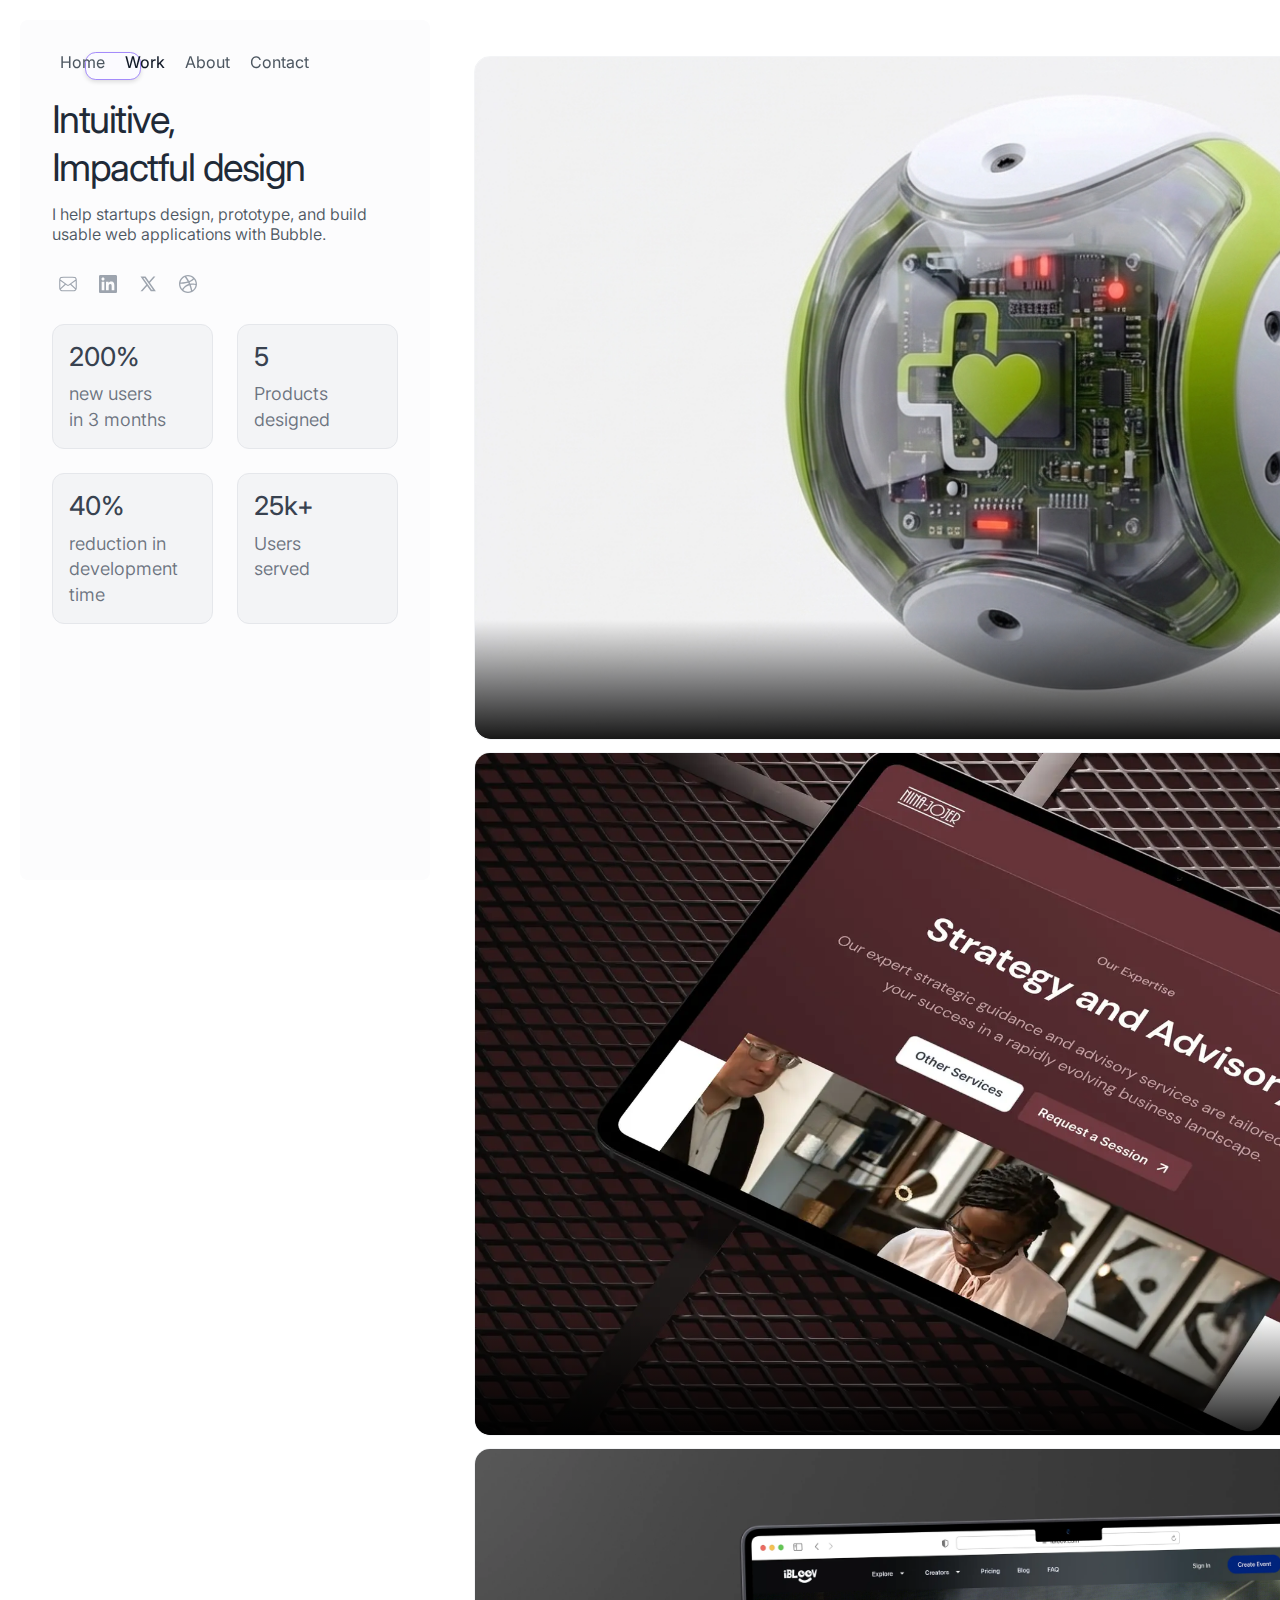
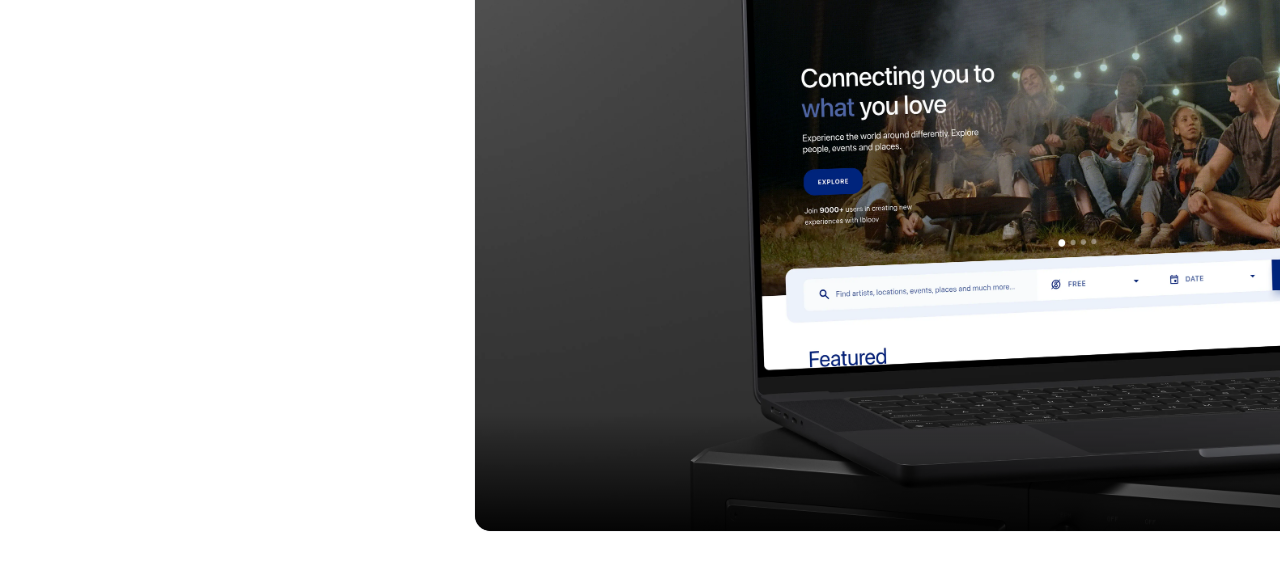
<file: work.html>
<!DOCTYPE html>
<html lang="en">
  <head>
    <meta charset="UTF-8" />
    <meta name="viewport" content="width=device-width, initial-scale=1.0" />
    <title>Chike Ezeiru - Work</title>
    <link rel="stylesheet" href="./style.css" />
    <link
      href="https://fonts.googleapis.com/css2?family=Inter:ital,opsz,wght@0,14..32,100..900;1,14..32,100..900&display=swap"
      rel="stylesheet"
    />

    <!-- Open Graph -->
    <meta
      property="og:title"
      content="Chike Ezeiru — Product Designer & Bubble Developer"
    />
    <meta
      property="og:description"
      content="Designing and building thoughtful digital products for startups and global teams."
    />
    <meta property="og:type" content="website" />
    <meta property="og:url" content="https://chikeezeiru.com/" />
    <meta
      property="og:image"
      content="https://chikeezeiru.com/assets/images/og-image-2.jpg"
    />
  </head>

  <!-- End of Header -->

  <body>
    <!-- Sidebar -->
    <aside class="static-container">
      <div class="inner-container-top">
        <nav class="nav">
          <div class="nav-backdrop"></div>

          <a href="index.html" class="nav-link">Home</a>
          <a href="work.html" class="nav-link active-nav">Work</a>
          <a href="about.html" class="nav-link">About</a>
          <a href="contact.html" class="nav-link">Contact</a>
        </nav>

        <div class="inner-container-title">
          <h2>Intuitive, <br />Impactful design</h2>
          <p class="text-xl">
            I help startups design, prototype, and build usable web applications
            with Bubble.
          </p>
        </div>
      </div>

      <div class="inner-container-bottom">
        <div class="external-links">
          <!-- Mail link -->
          <a
            href="chike.ezeiru@gmail.com"
            target="_blank"
            rel="noopener noreferrer"
            class="active-link"
            aria-label="Email"
          >
            <svg class="nav-icon" viewBox="0 0 24 24" aria-hidden="true">
              <path
                d="M22.45 18.75L15.1429 12M8.85714 12L1.55004 18.75M1 6.375L9.98141 12.8049C10.7087 13.3255 11.0723 13.5859 11.4679 13.6867C11.8173 13.7758 12.1827 13.7758 12.5321 13.6867C12.9277 13.5859 13.2913 13.3255 14.0186 12.8049L23 6.375M6.28 21H17.72C19.5682 21 20.4923 21 21.1982 20.6321C21.8191 20.3086 22.3239 19.7923 22.6403 19.1572C23 18.4353 23 17.4902 23 15.6V8.4C23 6.50982 23 5.56473 22.6403 4.84278C22.3239 4.20774 21.8191 3.69143 21.1982 3.36785C20.4923 3 19.5682 3 17.72 3H6.28C4.43183 3 3.50774 3 2.80183 3.36785C2.1809 3.69143 1.67606 4.20774 1.35968 4.84278C1 5.56473 1 6.50982 1 8.4V15.6C1 17.4902 1 18.4353 1.35968 19.1572C1.67606 19.7923 2.1809 20.3086 2.80183 20.6321C3.50774 21 4.43183 21 6.28 21Z"
                fill="none"
                stroke="currentColor"
                stroke-width="1.5"
                stroke-linecap="round"
                stroke-linejoin="round"
              />
            </svg>
          </a>

          <!-- Linkedin link -->
          <a
            href="https://www.linkedin.com/in/chike-ezeiru/"
            target="_blank"
            rel="noopener noreferrer"
            class="active-link"
            aria-label="LinkedIn"
          >
            <svg class="nav-icon" viewBox="0 0 24 24" aria-hidden="true">
              <path
                d="M22.2234 0H1.77187C0.792187 0 0 0.773438 0 1.72969V22.2656C0 23.2219 0.792187 24 1.77187 24H22.2234C23.2031 24 24 23.2219 24 22.2703V1.72969C24 0.773438 23.2031 0 22.2234 0ZM7.12031 20.4516H3.55781V8.99531H7.12031V20.4516ZM5.33906 7.43438C4.19531 7.43438 3.27188 6.51094 3.27188 5.37187C3.27188 4.23281 4.19531 3.30937 5.33906 3.30937C6.47813 3.30937 7.40156 4.23281 7.40156 5.37187C7.40156 6.50625 6.47813 7.43438 5.33906 7.43438ZM20.4516 20.4516H16.8937V14.8828C16.8937 13.5562 16.8703 11.8453 15.0422 11.8453C13.1906 11.8453 12.9094 13.2937 12.9094 14.7891V20.4516H9.35625V8.99531H12.7687V10.5609H12.8156C13.2891 9.66094 14.4516 8.70938 16.1813 8.70938C19.7859 8.70938 20.4516 11.0813 20.4516 14.1656V20.4516Z"
                fill="currentColor"
              />
            </svg>
          </a>

          <!-- Twitter link -->
          <a
            href="https://x.com/c_ezeiru"
            target="_blank"
            rel="noopener noreferrer"
            class="active-link"
            aria-label="Twitter"
          >
            <svg class="nav-icon" viewBox="0 0 24 24" aria-hidden="true">
              <path
                fill-rule="evenodd"
                clip-rule="evenodd"
                d="M15.7689 21.6244L10.8187 14.5686L4.62172 21.6244H2L9.65557 12.9103L2 2H8.73111L13.3966 8.65L19.2422 2H21.8639L14.5636 10.3105L22.5 21.6244H15.7689ZM18.6885 19.6352H16.9234L5.75391 3.9892H7.51921L11.9927 10.254L12.7663 11.3411L18.6885 19.6352Z"
                fill="currentColor"
              />
            </svg>
          </a>

          <!-- Dribbble link -->
          <a
            href="https://dribbble.com/chikeezeiru"
            target="_blank"
            rel="noopener noreferrer"
            class="active-link"
            aria-label="Dribbble"
          >
            <svg class="nav-icon" viewBox="0 0 24 24" aria-hidden="true">
              <path
                fill-rule="evenodd"
                clip-rule="evenodd"
                d="M12 0C5.37527 0 0 5.37527 0 12C0 18.6248 5.37527 24 12 24C18.6117 24 24 18.6248 24 12C24 5.37527 18.6117 0 12 0ZM19.9262 5.53145C21.3579 7.27549 22.217 9.50107 22.243 11.9089C21.9046 11.8439 18.5206 11.154 15.1106 11.5835C15.0325 11.4143 14.9675 11.2321 14.8894 11.0499C14.6811 10.5554 14.4469 10.0477 14.2126 9.56618C17.9869 8.0304 19.705 5.81779 19.9262 5.53145ZM12 1.77007C14.603 1.77007 16.9848 2.74621 18.7939 4.34707C18.6117 4.60738 17.0629 6.67679 13.4186 8.04338C11.7397 4.95878 9.87855 2.43384 9.5922 2.04338C10.3601 1.86117 11.1671 1.77007 12 1.77007ZM7.63995 2.73319C7.91325 3.09761 9.73538 5.63558 11.4404 8.65508C6.65076 9.9306 2.42083 9.90458 1.96529 9.90458C2.62907 6.72885 4.77657 4.08676 7.63995 2.73319ZM1.74404 12.0131C1.74404 11.9089 1.74404 11.8048 1.74404 11.7007C2.18655 11.7136 7.15835 11.7787 12.2733 10.243C12.5727 10.8156 12.846 11.4013 13.1063 11.9869C12.9761 12.026 12.8329 12.0651 12.7028 12.1041C7.41865 13.8091 4.60738 18.4685 4.3731 18.859C2.7462 17.0499 1.74404 14.6421 1.74404 12.0131ZM12 22.256C9.6312 22.256 7.44469 21.449 5.71367 20.0954C5.89588 19.718 7.97827 15.7094 13.757 13.692C13.783 13.679 13.7961 13.679 13.8221 13.666C15.2668 17.4013 15.8525 20.5379 16.0087 21.436C14.7722 21.9696 13.4186 22.256 12 22.256ZM17.7136 20.4989C17.6096 19.8742 17.0629 16.8807 15.7223 13.1974C18.9371 12.6898 21.7484 13.5228 22.0998 13.6399C21.6573 16.4902 20.0173 18.9501 17.7136 20.4989Z"
                fill="currentColor"
              />
            </svg>
          </a>
        </div>

        <section class="metrics-grid">
          <article class="work-metrics">
            <h5>200%</h5>
            <p class="text-lg">new users <br />in 3 months</p>
          </article>

          <article class="work-metrics">
            <h5>5</h5>
            <p class="text-lg">Products <br />designed</p>
          </article>

          <article class="work-metrics">
            <h5>40%</h5>
            <p class="text-lg">reduction in <br />development time</p>
          </article>

          <article class="work-metrics">
            <h5>25k+</h5>
            <p class="text-lg">Users <br />served</p>
          </article>
        </section>
      </div>
    </aside>

    <!-- Scrolling section -->
    <main class="scroll-container">
      <div></div>
      <div class="projects">
        <a href="hosqare.html" class="project-card">
          <img
            src="./Assets/Gemini_Generated_Image_dr89jbdr89jbdr89.png"
            alt="healthcare app image thumbnail"
          />
          <div class="project-overlay">
            <div class="thumbnail-text">
              <h6 class="thumbnail-title">HosQare Mobile App</h6>
              <p class="thumbnail-body">
                Something something something for a patients bla bla bla
              </p>
            </div>
          </div>
        </a>

        <a href="nina-jojer.html" class="project-card">
          <img
            src="./Assets/NJ Expertise sub page mockup copy.webp"
            alt="healthcare app image thumbnail"
          />
          <div class="project-overlay">
            <div class="thumbnail-text">
              <h3 class="thumbnail-title">Consulting Firm Website</h3>
              <p class="thumbnail-body">
                Something something something for a consulting business bla bla
                bla
              </p>
            </div>
          </div>
        </a>

        <a href="ibloov.html" class="project-card">
          <img
            src="./Assets/Ibloov Hero 1 copy.webp"
            alt="event platform image thumbnail"
          />
          <div class="project-overlay">
            <div class="thumbnail-text">
              <h3 class="thumbnail-title">Event Platform Website</h3>
              <p class="thumbnail-body">
                Something something something for an event platform bla bla bla
              </p>
            </div>
          </div>
        </a>
      </div>
    </main>

    <script src="script.js"></script>
  </body>
</html>
</file>
<file: style.css>
/* ========================================= */
/* 1. THEME VARIABLES (Design System)        */
/* ========================================= */

:root {
  /* --- LIGHT MODE (Your Original Colors) --- */

  /* Backgrounds */
  --bg-body: #ffffff;
  --bg-sidebar: #fcfcfd;
  --bg-card: #fcfcfc; /* Projects, Media Wrappers */
  --bg-surface: #f3f4f6; /* Metrics, Skills, Buttons Hover */
  --bg-surface-secondary: #f9fafb; /* Toggle wrapper */
  --bg-hover-tint: #f5f3ff; /* Nav Link Hover */

  /* Text Colors */
  --text-primary: #1f2a37; /* H1, H2, Bold Text */
  --text-secondary: #384250; /* H3-H5, Body, Pills */
  --text-tertiary: #4d5761; /* Nav Links, Subheadings */
  --text-muted: #6c737f; /* Small text, Roles */
  --text-faint: #9da4ae; /* Captions, Footer Links */
  --text-inverse: #ffffff; /* Text on dark buttons */

  /* Borders */
  --border-subtle: #f3f4f6;
  --border-default: #e5e7eb;
  --border-strong: #d2d6db;
  --border-accent: #ece9fe; /* Purple tinted border */

  /* Interactive / Accents */
  --accent-primary: #6927da; /* Purple */
  --accent-surface: #fbfaff; /* Active Nav Bg */
  --accent-border: #a48afb; /* Nav Pill Border */

  /* Buttons */
  --btn-primary-bg: #1f2a37;
  --btn-primary-text: #ffffff;
  --btn-primary-hover: #384250;

  /* Footer (Special Case: Always Dark-ish) */
  --bg-footer: #111927;
  --text-footer-title: #e5e7eb;
  --text-footer-link: #9da4ae;

  /* Glassmorphism & Shadows */
  --glass-bg: rgba(255, 255, 255, 0.75);
  --glass-border: rgba(255, 255, 255, 0.6);
  --shadow-color: rgba(0, 0, 0, 0.125);
  --shadow-pill: rgba(0, 0, 0, 0.05);
}

/* --- DARK MODE OVERRIDES --- */
body.dark-mode {
  /* Backgrounds: Inverted to Dark Grays */
  --bg-body: #1c1c1c; /* Deep Charcoal (Not pure black) */
  --bg-sidebar: #212121; /* Zinc 900 */
  --bg-card: #212121; /* Zinc 900 */
  --bg-surface: #1c1c1c; /* Zinc 800 */
  --bg-surface-secondary: #1c1c1c;
  --bg-hover-tint: #1c1c1c;

  /* Text Colors: Inverted to Whites/Grays */
  --text-primary: #f9fafb; /* Zinc 50 (Almost White) */
  --text-secondary: #ededed; /* Zinc 200 */
  --text-tertiary: #d1d5db; /* Zinc 300 */
  --text-muted: #9ca3af; /* Zinc 400 */
  --text-faint: #6b7280; /* Zinc 500 */
  --text-inverse: #111827; /* Text on white buttons */

  /* Borders */
  --border-subtle: #27272a;
  --border-default: #3f3f46;
  --border-strong: #52525b;
  --border-accent: #4c1d95; /* Darker Purple Border */

  /* Interactive */
  --accent-primary: #a78bfa; /* Light Purple for visibility */
  --accent-surface: #27272a;
  --accent-border: #8b5cf6;

  /* Buttons: Inverted for contrast */
  --btn-primary-bg: #f3f4f6; /* White button */
  --btn-primary-text: #111927; /* Dark text */
  --btn-primary-hover: #e5e7eb;

  /* Footer */
  --bg-footer: #000000; /* Pure black to distinguish from sidebar */
  --text-footer-title: #f9fafb;
  --text-footer-link: #9ca3af;

  /* Glass & Shadows */
  --glass-bg: rgba(24, 24, 27, 0.75); /* Dark Glass */
  --glass-border: rgba(255, 255, 255, 0.1);
  --shadow-color: rgba(0, 0, 0, 0.6); /* Stronger shadows needed */
  --shadow-pill: rgba(255, 255, 255, 0.05);
}

/* GLOBAL STYLES */
*,
*::before,
*::after {
  box-sizing: border-box;
  font-family: "Inter", sans-serif;
  margin: 0;
}

@property --overlay-start {
  syntax: "<percentage>";
  inherits: true;
  initial-value: 85%;
}

body {
  margin: 0;
  font-family: "Mona Sans", system-ui, sans-serif;
  background: var(--bg-body); /* VAR */
  color: var(--text-tertiary); /* VAR */
  transition: background 0.3s ease, color 0.3s ease; /* Smooth Theme Switch */
}

/* Layout */
body::-webkit-scrollbar {
  display: none;
}

body {
  scrollbar-width: none;
  -ms-overflow-style: none;
}

/* Text styling */
h1 {
  font-size: clamp(2.25rem, 1.11vw + 2rem, 3rem);
  font-weight: 600;
  line-height: 125%;
  color: var(--text-primary); /* VAR */
  letter-spacing: -0.04em;
}

h2 {
  font-size: clamp(1.875rem, 1.11vw + 1.5rem, 2.5rem);
  font-weight: 400;
  line-height: 125%;
  color: var(--text-primary); /* VAR */
  letter-spacing: -0.04em;
}

.content-heading {
  color: var(--text-tertiary); /* VAR */
}

h3 {
  font-size: clamp(1.75rem, 1.25vw + 1.125rem, 2.25rem);
  font-weight: 500;
  line-height: 125%;
  color: var(--text-secondary); /* VAR */
}

h4 {
  font-size: clamp(1.25rem, 1.25vw + 1rem, 1.75rem);
  font-weight: 450;
  line-height: 125%;
  color: var(--text-secondary); /* VAR */
}

h5 {
  font-size: clamp(
    1rem,
    1.125vw + 0.75rem,
    1.625rem
  ); /* FIXED: Lowered floor for mobile */
  font-weight: 450;
  line-height: 125%;
  color: var(--text-secondary); /* VAR */
}

h6 {
  font-size: 24px;
  font-weight: 450;
  line-height: 125%;
  color: var(--text-tertiary); /* VAR */
}

p {
  color: var(--text-tertiary); /* VAR */
  font-weight: 350;
}

.text-lg {
  font-size: 18px;
  line-height: 142%;
  color: var(--text-muted); /* VAR */
  font-weight: 350;
}

.light {
  font-weight: 350;
  color: var(--text-faint); /* VAR */
}

.text-lg-bold {
  font-size: 18px;
  line-height: 142%;
  color: var(--text-primary); /* VAR */
  font-weight: 550;
}
/* End of Text styling */

/* SECTIONS */
/* PAGE BODY STYLES */
.inner-body {
  display: flex;
  flex-direction: row;
  height: 100vh;
  padding: 20px;
  gap: 32px;
}

.sidebar-content {
  display: flex;
  flex-direction: column;
  justify-content: space-between;
  height: 100%;
}

.static-container {
  display: flex;
  flex-direction: column;
  gap: 24px;
  position: fixed;
  top: 20px;
  left: 20px;
  width: 32%;
  height: calc(100vh - 40px);
  padding: 2rem;
  background-color: var(--bg-sidebar); /* VAR */
  border-radius: 8px;
  z-index: 10;
  transition: background-color 0.3s ease;
}

.inner-container-top {
  display: flex;
  flex-direction: column;
  row-gap: 24px;
}

.main-content {
  display: flex;
  flex-direction: column;
  gap: 6rem;
}

/* HIDE EVERYTHING by default */
.sidebar-content,
.view-section,
.main-content {
  display: none;
  opacity: 0;
}

/* SHOW ONLY ACTIVE groups */
.active-section,
.active-group {
  display: flex;
  animation: fadeUp 0.5s ease forwards;
}

/* Animation Keyframes */
@keyframes fadeUp {
  from {
    opacity: 0;
    transform: translateY(15px);
  }
  to {
    opacity: 1;
    transform: translateY(0);
  }
}

/* NAVIGATION BAR STYLING */
.nav-container {
  position: relative;
  display: inline-flex;
  flex-direction: row;
  gap: 8px;
}

.nav-link {
  position: relative;
  z-index: 12;
  cursor: pointer;
  text-decoration: none;
  color: var(--text-tertiary); /* VAR */
  padding: 0.25rem 0.5rem;
  border-radius: 0.375rem;
  transition: color 0.3s ease, background-color 0.3s ease;
}

.nav-link:hover {
  background: var(--bg-hover-tint); /* VAR */
}

.nav-link.active-nav {
  color: var(--text-inverse); /* Handles contrast */
  font-weight: 450;
}

/* Specific override: If in Light Mode, active text is dark. */
:root .nav-link.active-nav {
  color: #111927;
}
/* In Dark Mode, if the pill becomes dark gray, text should be white. */
body.dark-mode .nav-link.active-nav {
  color: #ffffff;
}

.nav-link.active-nav:hover {
  background-color: transparent;
  cursor: default;
}

.nav-backdrop {
  position: absolute;
  z-index: 11;

  left: 0;

  height: 1.75rem;
  background-color: var(--accent-surface); /* VAR */
  border-radius: 0.675rem;
  border: 1px solid var(--accent-border); /* VAR */
  box-shadow: 0rem 0.125rem 0.25rem var(--shadow-color); /* VAR */

  width: 0;
  opacity: 0;

  transition: transform 0.35s cubic-bezier(0.4, 0, 0.2, 1),
    width 0.35s cubic-bezier(0.4, 0, 0.2, 1);

  will-change: transform, width;
}
/* END OF NAVIGATION BAR STYLING */

.inner-container-title {
  display: flex;
  flex-direction: column;
  row-gap: 12px;
}

.inner-container-bottom {
  display: flex;
  flex-direction: column;
  row-gap: 24px;
}

.home-image-pic {
  height: 3rem;
  width: 3rem;
  border-radius: 6px;
}

/* SOCIAL LINKS STYLING */
.external-links {
  display: flex;
  flex-direction: row;
  column-gap: 8px;
}

.active-link {
  padding: 4px;
  width: 2rem;
  height: 2rem;
  display: inline-flex;
  align-items: center;
  justify-content: center;
  border-radius: 0.375rem;
  background-color: transparent;
  color: var(--text-faint); /* VAR */
  text-decoration: none;
  transition: all 0.2s ease;
  box-shadow: 0 0 0 1px transparent;
}

.nav-icon {
  width: 18px;
  height: 18px;
  flex-shrink: 0;
  fill: currentColor;
  transition: transform 0.2s ease;
}

.active-link:hover {
  background-color: var(--accent-surface); /* VAR */
  color: var(--accent-primary); /* VAR */
  box-shadow: 0 0 0 1px var(--border-accent); /* VAR */
}

.active-link:hover .nav-icon {
  transform: scale(1.1);
}
/* END OF SOCIAL LINKS STYLING */

/* End of Static Container */

.scroll-container {
  margin-left: calc(32% + 32px);
  display: flex;
  flex-direction: column;
  gap: 24px;
  padding: 2rem;
  width: 100%;
}

.featured-work-section {
  display: flex;
  flex-direction: column;
  gap: 1.5rem;
}

.projects {
  display: flex;
  flex-direction: column;
  gap: 0.75rem;
}

/* PROJECT CARD/THUMBNAIL STYLING */
.project-card {
  position: relative;
  display: block;
  aspect-ratio: 16 / 9;
  border-radius: 16px;
  overflow: hidden;
  background: var(--bg-card); /* VAR */
  text-decoration: none;
  color: inherit;
  border: 1px solid var(--border-subtle); /* VAR */

  transition: transform 0.3s ease, box-shadow 0.3s ease;
}

.project-card:hover {
  transform: translateY(-0.125rem);
  box-shadow: 0 1rem 2rem -0.625rem var(--shadow-color); /* VAR */
}

.project-card img {
  width: 100%;
  height: 100%;
  object-fit: cover;
  display: block;
  transition: transform 0.4s ease;
}

/* 1. THE OVERLAY CONTAINER & FILL */
.project-overlay {
  --overlay-start: 82.5%;
  position: absolute;
  inset: 0;
  display: flex;
  align-items: flex-end;
  padding: 20px;
  opacity: 1;

  background: linear-gradient(
    to bottom,
    transparent 0%,
    transparent var(--overlay-start),
    rgba(0, 0, 0, 0.9) 100% /* Always dark gradient, even in light mode */
  );

  transition: --overlay-start 0.4s cubic-bezier(0.2, 0, 0.2, 1);
  border-radius: inherit;
}

.project-overlay > * {
  opacity: 0;
  transform: translateY(10px);
  transition: all 0.3s ease;
}

/* 2. THE BORDER (Syncs with the fill) */
.project-overlay::after {
  content: "";
  position: absolute;
  inset: 0;
  pointer-events: none;
  border-radius: inherit;
  padding: 0.0094rem;

  background: linear-gradient(
    to bottom,
    transparent 0%,
    transparent var(--overlay-start),
    rgba(0, 0, 0, 0.85) 100%
  );

  -webkit-mask: linear-gradient(#fff 0 0) content-box, linear-gradient(#fff 0 0);
  -webkit-mask-composite: xor;
  mask-composite: exclude;

  mask: linear-gradient(#fff 0 0) content-box, linear-gradient(#fff 0 0);
  mask-composite: exclude;
}

/* 3. HOVER STATE */
.project-card:hover .project-overlay {
  --overlay-start: 70%;
}

.project-card:hover .project-overlay > * {
  opacity: 1;
  transform: translateY(0);
  transition-delay: 0.1s;
}

.thumbnail-title {
  color: #ffffff; /* Always white on overlay */
  line-height: 125%;
}

.thumbnail-text {
  display: flex;
  flex-direction: column;
  gap: 0.25rem;
}

.thumbnail-body {
  color: #9da4ae; /* This is inside the dark overlay, so keep it fixed light gray */
  font-size: 1.125rem;
}

/* PROJECT CARD/THUMBNAIL STYLING */

.metrics-grid {
  display: grid;
  grid-template-columns: repeat(2, 1fr);
  gap: 1.5rem;
}

@media (min-width: 768px) {
  .metrics-grid {
    grid-template-columns: repeat(2, 1fr);
  }
}

.work-metrics {
  display: flex;
  flex-direction: column;
  gap: 0.5rem;
  padding: 1rem;
  background-color: var(--bg-surface); /* VAR */
  border: 1px solid var(--border-default); /* VAR */
  border-radius: 0.75rem;
}

.home-project-button {
  padding: 0.75rem 1.25rem;
  background-color: var(--btn-primary-bg); /* VAR */
  color: var(--btn-primary-text); /* VAR */
  width: 100%;
  border-radius: 0.75rem;
  font-size: 1rem;
  font-weight: 500;
  cursor: pointer;
  transition: background-color 0.2s ease;
}

.home-project-button:hover {
  background-color: var(--btn-primary-hover); /* VAR */
}

.project-button-primary {
  padding: 0.75rem 1.25rem;
  background-color: var(--btn-primary-bg); /* VAR */
  color: var(--btn-primary-text); /* VAR */
  width: fit-content;
  border-radius: 0.75rem;
  font-size: 1rem;
  font-weight: 500;
  border: none;
  cursor: pointer;
  transition: background-color 0.2s ease;
}

.project-button-primary:hover {
  background-color: var(--btn-primary-hover); /* VAR */
}

.project-button {
  padding: 0.75rem 1.25rem;
  background-color: transparent;
  color: var(--text-primary); /* VAR */
  width: fit-content;
  border-radius: 0.75rem;
  font-size: 1rem;
  font-weight: 500;
  border: 1px solid var(--border-strong); /* VAR */
  transition: background-color 0.2s ease;
}

.project-button:hover {
  background-color: var(--bg-surface); /* VAR */
  border-color: var(--border-strong); /* VAR */
}

.cta-links {
  display: flex;
  gap: 1rem;
}

.full-width-button {
  flex: 1;
  width: 100%;
}

/* On screens smaller than 768px (Mobile) */
@media (max-width: 768px) {
  .cta-links {
    flex-direction: column;
  }
}

/* Footer Design */
.footer {
  display: flex;
  flex-direction: column;
  background-color: var(--bg-footer); /* VAR */
  border-radius: 1.25rem;
  padding: 1.5rem;
  gap: 1.5rem;
  margin-bottom: 2rem;
}

.footer-links {
  display: flex;
  flex-direction: row;
  gap: 0.25rem;
  width: auto;
}

.footer-link {
  text-decoration: none;
  color: var(--text-footer-link); /* VAR */
  font-size: 1rem;
  line-height: 142%;
  padding: 0.5rem;
}

.footer-title {
  color: var(--text-footer-title); /* VAR */
}

.footer-button {
  width: fit-content;
  text-decoration: none;
  padding: 0.5rem 1rem;
  border-radius: 0.375rem;
  background: var(--bg-surface); /* VAR */
  border: 1px solid var(--border-strong); /* VAR */
  color: var(--text-primary); /* VAR */
  font-size: 1rem;
  font-weight: 450;
  border-radius: 0.5rem;
  box-shadow: 0rem 0.125rem 0.25rem var(--shadow-color); /* VAR */
}

.copyright-text {
  font-size: 0.875rem;
}

.copyright-section {
  display: flex;
  flex-direction: column;
  gap: 0.25rem;
}
/* end of footer design */

/* STAGGER EFFECT */
.sidebar-content.active-group {
  animation-delay: 0s;
}

.active-section {
  animation-delay: 0.125s;
}

.work-experience {
  display: flex;
  flex-direction: column;
  gap: 2.5rem;
}

.divider {
  height: 1px;
  background-color: var(--border-subtle); /* VAR */
  margin: 0;
  border: none;
}

.experience-card {
  display: flex;
  flex-direction: column;
  gap: 1rem;
}

.experience-title,
.experience-company {
  display: flex;
  flex-direction: column;
  gap: 0.25rem;
}

.tech-stack {
  display: flex;
  flex-direction: column;
  gap: 1.5rem;
}

.tech-stack-list {
  display: flex;
  flex-direction: row;
  gap: 0.5rem;
  flex-wrap: wrap;
}

.skill-card {
  display: flex;
  flex-direction: row;
  gap: 0.5rem;
  align-items: center;
  background-color: var(--bg-surface); /* VAR */
  padding: 0.375rem 0.5rem 0.375rem 0.375rem;
  border-radius: 0.5rem;
  border: 1px solid var(--border-default); /* VAR */
}

.skill-icon {
  width: 1.25rem;
  height: 1.25rem;
}

/* CAROUSEL / MARQUEE */
.carousel-wrapper {
  width: 1px;
  min-width: 100%;
  max-width: 100%;
  overflow: hidden;
  display: flex;
  flex-direction: column;
  gap: 1.5rem;
  padding: 0;
  -webkit-mask: linear-gradient(
    90deg,
    transparent 0%,
    #000 5%,
    #000 95%,
    transparent 100%
  );
  mask: linear-gradient(
    90deg,
    transparent 0%,
    #000 5%,
    #000 95%,
    transparent 100%
  );
}

.marquee-row {
  display: flex;
  max-width: 100%;
  overflow: hidden;
  user-select: none;
}

.marquee-track {
  display: flex;
  gap: 0.75rem;
  width: 100%;
  flex-shrink: 0;
  animation: scroll 40s linear infinite;
}

.carousel-pill {
  display: inline-flex;
  align-items: center;
  justify-content: center;

  background-color: var(--bg-sidebar); /* VAR */
  color: var(--text-secondary); /* VAR */
  border: 1px solid var(--shadow-pill); /* VAR */
  border-radius: 0.5rem;
  padding: 0.5rem 1rem;

  font-size: 1rem;
  font-weight: 400;
  white-space: nowrap;
}

@keyframes scroll {
  0% {
    transform: translateX(0);
  }
  100% {
    transform: translateX(-50%);
  }
}

.speed-fast .marquee-track {
  animation-duration: 25s;
}

.reverse {
  animation-direction: reverse;
}

.hover-slow:hover .marquee-track {
  animation-play-state: paused;
}

.testimonial-card {
  display: flex;
  flex-direction: column;
  gap: 1.25rem;
  white-space: normal;
  width: 400px;
  min-height: 240px;
  flex-shrink: 0;

  justify-content: space-between;
  padding: 1.25rem;

  background-color: var(--bg-sidebar); /* VAR */
  border-radius: 0.75rem;
  border: 1px solid var(--shadow-pill); /* VAR */
  text-align: left;
}

.testimonial-card > p {
  font-size: 1rem;
  line-height: 1.43;
  color: var(--text-secondary); /* VAR */
  margin: 0;
}

.testimonial-author {
  display: flex;
  flex-direction: column;
  gap: 0.25rem;
  padding-top: 1rem;
}

.testimonial-author p:first-child {
  font-weight: 600;
  font-size: 1rem;
  color: var(--text-primary); /* VAR */
  margin: 0;
}

.testimonial-author p:last-child {
  font-size: 0.875rem;
  color: var(--text-muted); /* VAR */
  margin: 0;
}

.testimonials-section,
.skills-section {
  display: flex;
  flex-direction: column;
  gap: 1.5rem;
}

.about-pic-container {
  width: 100%;
}

.about-pic {
  width: 100%;
  max-height: 40rem;
  border-radius: 1.25rem;
  object-fit: cover;
}

.main-content.about-section {
  gap: 3rem;
}

.about-content {
  display: flex;
  flex-direction: column;
  gap: 1.25rem;
}

.text-md-semibold {
  font-weight: 500;
  color: var(--text-primary); /* VAR */
}

.view-section {
  display: none;
  flex-direction: column;
  max-width: 100%;
  min-width: 0;
  box-sizing: border-box;
  gap: 4rem;
}

.view-section.active-section {
  display: flex;
}

.project-hero-img-section {
  display: flex;
  flex-direction: column;
  width: 100%;
  max-width: 100%;
  gap: 1.5rem;
}

.full-width-img-group {
  aspect-ratio: 16 / 9;
  max-height: 27.5rem;
  align-items: center;
  border-radius: 16px;
  overflow: hidden;
  background: var(--bg-card); /* VAR */
}

.media-wrapper {
  width: 100%;
  position: relative;
  display: flex;
  align-items: center;
  justify-content: center;
  overflow: hidden;
  border-radius: 16px;
  background: var(--bg-card); /* VAR */
  transform: translateZ(0);
}

.ratio-wide {
  aspect-ratio: 16 / 9;
  max-height: 27.5rem;
}

.ratio-box {
  aspect-ratio: 4 / 3;
  max-height: fit-content;
}

.ratio-polygon {
  aspect-ratio: 16 / 9;
  max-height: fit-content;
}

.media-wrapper img,
.media-wrapper video {
  width: 100%;
  height: 100%;
  object-fit: cover;
  display: block;
  border-radius: 0.625rem;
}

@media (max-width: 768px) {
  .ratio-box {
    aspect-ratio: 16 / 9;
  }
}

.portfolio-img {
  display: block;
  width: 100%;
  max-width: 100%;
  height: auto;
  object-fit: cover;
  border-radius: 12px;
}

.project-title-and-caption {
  display: flex;
  flex-direction: column;
  gap: 0.5rem;
}

.title-and-body-section {
  display: flex;
  flex-direction: column;
  gap: 1.5rem;
}

.small-title-and-body-section {
  display: flex;
  flex-direction: column;
  gap: 0.75rem;
}

.role-section {
  display: flex;
  flex-direction: column;
  gap: 2.5rem;
}

.role-title {
  color: var(--text-faint); /* VAR */
  font-weight: 350;
}

ul {
  display: flex;
  flex-direction: column;
  list-style-type: disc;
  padding-left: 0.5rem;
  margin: 0.375rem;
  gap: 0.5rem;
}

.body-text {
  color: var(--text-secondary); /* VAR */
}

.role-group {
  display: flex;
  flex-direction: column;
  gap: 0.5rem;
}

.project-business-need-section {
  display: flex;
  flex-direction: column;
  gap: 1rem;
}

.content-card {
  display: flex;
  flex-direction: column;
  gap: 0.875rem;
  border: 1px solid var(--border-accent); /* VAR */
  padding: 1rem;
  background-color: var(--bg-body); /* VAR */
  border-radius: 1rem;
}

.bold {
  font-weight: 450;
  color: var(--text-muted); /* VAR */
}

.subhead-list {
  display: flex;
  flex-direction: column;
  gap: 0.875rem;
  margin-top: 1rem;
}

.spacer {
  padding: 0.125rem;
}

.four-content-card-group {
  display: grid;
  grid-template-columns: repeat(2, 1fr);
  gap: 1.5rem;
}

.four-img-card-group {
  display: grid;
  grid-template-columns: repeat(2, 1fr);
  gap: 1.5rem;
}

.three-content-card-group {
  display: grid;
  grid-template-columns: repeat(3, 1fr);
  gap: 1.5rem;
  width: 100%;
}

.three-content-card-group.vertical {
  display: flex;
  flex-direction: column;
  gap: 1.5rem;
}

@media (max-width: 768px) {
  .three-content-card-group {
    grid-template-columns: 1fr;
  }
}

.no-border-card {
  border: none;
  padding: 0;
}

.research-images-list {
  display: flex;
  flex-direction: column;
  gap: 1.5rem;
}

.project-images-list {
  display: grid;
  grid-template-columns: repeat(2, 1fr);
  gap: 0.75rem;
}

.caption-text {
  font-size: 0.875rem;
  color: var(--text-faint); /* VAR */
  font-weight: 450;
}

.project-body {
  display: flex;
  flex-direction: column;
  gap: 4rem;
}

.portfolio-media {
  width: 100%;
  aspect-ratio: 4 / 3;
  object-fit: cover;
  object-position: center top;
  border-radius: 12px;
  overflow: hidden;
  display: block;
  background-color: var(--bg-surface); /* VAR */
}

.bottom-focus {
  height: 100%;
  object-fit: cover;
  object-position: center !important;
  display: block;
}

.contact-section {
  gap: 2rem;
  box-sizing: border-box;
}

.content-and-button-section {
  display: flex;
  flex-direction: column;
  gap: 2.5rem;
}

.end-of-page {
  margin-bottom: 2rem;
}

.cta-section {
  display: flex;
  flex-direction: row;
  gap: 1rem;
}

/* CONTACT SWITCHER STYLES */
.contact-toggle-wrapper {
  position: relative;
  display: inline-flex;
  background: var(--bg-surface-secondary); /* VAR */
  padding: 4px;
  border-radius: 0.625rem;
  border: 1px solid var(--border-default); /* VAR */
  width: fit-content;
  isolation: isolate;
}

.toggle-backdrop {
  position: absolute;
  top: 4px;
  bottom: 4px;
  left: 0;

  background: var(--bg-body); /* VAR */
  border-radius: 0.375rem;
  box-shadow: 0 1px 3px rgba(0, 0, 0, 0.05), 0 1px 2px -1px rgba(0, 0, 0, 0.1);

  z-index: 1;

  transition: transform 0.3s cubic-bezier(0.4, 0, 0.2, 1),
    width 0.3s cubic-bezier(0.4, 0, 0.2, 1);

  width: 0;
}

.toggle-btn {
  position: relative;
  z-index: 2;

  border: none;
  background: transparent;
  padding: 10px 24px;
  border-radius: 0.375rem;
  font-size: 1rem;
  font-weight: 450;
  color: var(--text-muted); /* VAR */
  cursor: pointer;
  white-space: nowrap;
  transition: color 0.3s ease;
}

.toggle-btn.active {
  font-weight: 500;
  color: var(--text-primary); /* VAR */
}

.contact-view {
  display: none;
  animation: fadeIn 0.4s ease;
}

.contact-view.active-view {
  display: block;
  box-sizing: border-box;
}

.email-card {
  display: flex;
  flex-direction: column;
  align-items: flex-start;

  width: 100% !important;
  box-sizing: border-box;

  padding: 2rem;
  border-radius: 0.75rem;
}

.email-action-row {
  display: flex;
  align-items: center;
  justify-content: center;
  gap: 1rem;
  margin: 1rem 0;

  font-size: 1.1rem;
  font-weight: 700;
  color: var(--text-primary); /* VAR */
}

.copy-btn {
  background: var(--bg-body); /* VAR */
  border: 1px solid var(--border-strong); /* VAR */
  padding: 6px 12px;
  border-radius: 8px;
  cursor: pointer;
  font-size: 0.8rem;
  display: flex;
  align-items: center;
  gap: 6px;
  transition: all 0.2s;
  color: var(--text-secondary); /* VAR */
}

.copy-btn:active {
  transform: scale(0.95);
}

@keyframes fadeIn {
  from {
    opacity: 0;
    transform: translateY(10px);
  }
  to {
    opacity: 1;
    transform: translateY(0);
  }
}

#view-contact {
  width: 100%;
}

.contact-form-section {
  display: flex !important;
  flex-direction: column;
  gap: 2rem;
  width: 100% !important;
}

.crop-top-img {
  object-position: bottom center !important;
}

/* ========================================= */
/* MOBILE RESPONSIVENESS (All-in-One)        */
/* ========================================= */

@media (max-width: 768px) {
  /* 1. GLOBAL RESET */
  body,
  html {
    overflow-y: auto;
    height: auto;
  }

  .inner-body {
    flex-direction: column;
    height: auto;
    overflow: visible;
    padding: 0;
    gap: 3rem;
  }

  /* 2. FLOATING GLASS NAVBAR */
  .nav-container {
    position: fixed;
    top: 1rem;
    left: 50%;
    transform: translateX(-50%);

    width: fit-content;
    max-width: 400px;
    z-index: 1000;

    /* Glass Effect */
    background: var(--glass-bg); /* VAR */
    backdrop-filter: blur(12px);
    -webkit-backdrop-filter: blur(12px);

    /* Borders & Shadows */
    border: 1px solid var(--glass-border); /* VAR */
    border-radius: 99px;
    box-shadow: 0 4px 20px var(--shadow-color); /* VAR */

    justify-content: center;
    padding: 0.675rem;
    margin: 0;
  }

  /* 3. STATIC SIDEBAR (Intro Card Mode) */
  .static-container {
    position: relative;
    width: 100%;
    height: 72dvh;
    min-height: 600px;

    display: flex;
    flex-direction: column;
    justify-content: space-between;

    padding: 6rem 1.25rem 2rem 1.25rem;
    top: 0;
    left: 0;

    box-sizing: border-box;
    margin-bottom: 0;
    z-index: 1;
  }

  .title-and-body-section {
    gap: 0.75rem;
  }

  /* 4. SCROLLABLE CONTENT (Projects, etc.) */
  .scroll-container {
    width: 100%;
    margin-left: 0;

    padding: 0 1.25rem 4rem 1.25rem;

    height: auto;
    overflow: visible;
    box-sizing: border-box;
  }

  .text-lg {
    font-size: 1rem;
  }

  .four-content-card-group {
    grid-template-columns: 1fr;
    gap: 1.5rem;
  }

  .four-img-card-group {
    grid-template-columns: 1fr;
    gap: 2rem;
  }

  .project-images-list {
    grid-template-columns: 1fr;
    gap: 1rem;
  }

  .three-content-card-group {
    grid-template-columns: 1fr;
    gap: 3rem;
  }

  .research-images-list {
    gap: 3rem;
  }

  /* MOBILE THUMBNAIL VISIBILITY */
  .project-card .project-overlay {
    --overlay-start: 40%;
  }

  .project-card .project-overlay > * {
    opacity: 1 !important;
    transform: translateY(0) !important;
  }

  .project-card:hover {
    transform: none;
    box-shadow: none;
  }

  .thumbnail-title {
    font-size: 1rem;
  }

  .thumbnail-body {
    font-size: 0.75rem;
  }
}

/* ========================================= */
/* BUTTON COLOR FIXES                        */
/* ========================================= */

/* 1. FOOTER BUTTON (Always Light) */
/* Because the footer background is always dark, we force this button 
   to stay "Light Mode" (White/Grey) 100% of the time. */
.footer-button {
  background-color: #f3f4f6 !important; /* Always White/Light Grey */
  color: #1f2a37 !important; /* Always Dark Text */
  border: 1px solid #d2d6db !important;
  box-shadow: 0 2px 4px rgba(0, 0, 0, 0.1) !important;
}

.footer-button:hover {
  background-color: #ffffff !important; /* Brighter on hover */
}

/* 2. PROJECT SECONDARY BUTTONS (Links) */
/* Ensures they are sharp Black/Dark Grey in Light Mode */
.project-button {
  /* Force it to use the high-contrast text color */
  color: var(--text-primary) !important;
  border-color: var(--border-strong) !important;
}

/* In Dark Mode, we invert them so they are readable against the black page */
body.dark-mode .project-button {
  color: #ffffff !important;
  border-color: rgba(255, 255, 255, 0.3) !important;
}

body.dark-mode .project-button:hover {
  background-color: rgba(255, 255, 255, 0.1) !important;
}

/* 3. PRIMARY BUTTONS (Safety Check) */
/* Ensures the main "View Project" buttons are solid Black in Light Mode */
.home-project-button,
.project-button-primary {
  background-color: var(--btn-primary-bg); /* Should be #1f2a37 (Dark) */
  color: var(--btn-primary-text); /* Should be #ffffff (White) */
}

/* ========================================= */
/* CONTACT TOGGLE FIXES                      */
/* ========================================= */

/* 1. TEXT SWAPPING (Desktop vs Mobile) */
.mobile-text {
  display: none;
} /* Hide short text on Desktop */

/* 2. MOBILE LAYOUT (Under 768px) */
@media (max-width: 768px) {
  .desktop-text {
    display: none;
  } /* Hide long text */
  .mobile-text {
    display: inline;
  } /* Show short text */

  .contact-toggle-wrapper {
    width: 100%; /* Force full width */
    display: grid;
    grid-template-columns: 1fr 1fr; /* Two equal columns */
    padding: 4px;
  }

  .toggle-btn {
    width: 100%;
    text-align: center;
    padding: 10px 0; /* Remove side padding */
  }
}

/* 3. DARK MODE COLORS */
/* Wrapper becomes Black */
body.dark-mode .contact-toggle-wrapper {
  background-color: #1c1c1c;
  border-color: #333;
}

/* Pill becomes Dark Grey (#272727) */
body.dark-mode .toggle-backdrop {
  background-color: #272727 !important;
  box-shadow: 0 1px 3px rgba(0, 0, 0, 0.5);
}

/* Active Text becomes White */
body.dark-mode .toggle-btn.active {
  color: #ffffff;
}
</file>
